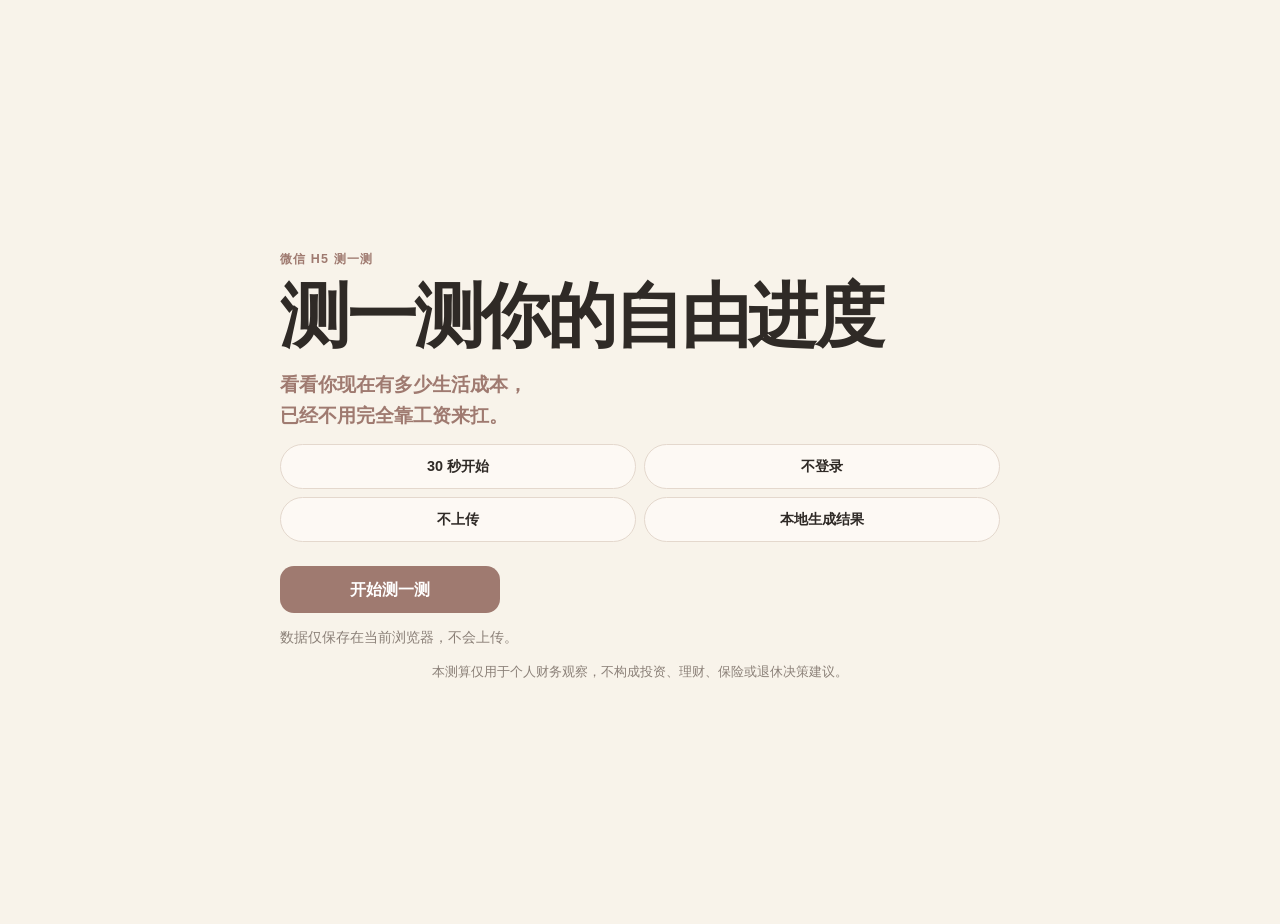
<file: apps/retire-quiz/index.html>
<!doctype html>
<html lang="zh-CN">
<head>
  <meta charset="utf-8">
  <meta name="viewport" content="width=device-width, initial-scale=1, viewport-fit=cover">
  <meta name="description" content="测一测你的自由进度：看看你现在有多少生活成本，已经不用完全靠工资来扛。">
  <meta name="theme-color" content="#F8F3EA">
  <title>测一测你的自由进度</title>
  <link rel="stylesheet" href="styles.css">
</head>
<body>
  <main class="app-shell">
    <section id="landing-view" class="landing" data-app-view="landing" aria-labelledby="landing-title">
      <p class="eyebrow">微信 H5 测一测</p>
      <h1 id="landing-title">测一测你的自由进度</h1>
      <p class="landing__subtitle">看看你现在有多少生活成本，<br>已经不用完全靠工资来扛。</p>
      <ul class="landing-proof" aria-label="测算特点">
        <li>30 秒开始</li>
        <li>不登录</li>
        <li>不上传</li>
        <li>本地生成结果</li>
      </ul>
      <div class="landing-actions">
        <button id="start-test" class="button button--primary" type="button">开始测一测</button>
        <button id="continue-test" class="button button--secondary" type="button" hidden>继续上次测算</button>
      </div>
      <p class="privacy-note">数据仅保存在当前浏览器，不会上传。</p>
      <p class="compliance-note">本测算仅用于个人财务观察，不构成投资、理财、保险或退休决策建议。</p>
    </section>

    <section id="form-view" data-app-view="form" aria-labelledby="form-title" hidden>
      <header class="form-header">
        <div>
          <p id="step-label" class="eyebrow" aria-live="polite">第 1 / 5 步：生活目标</p>
          <h2 id="form-title">生成你的自由进度报告</h2>
          <p class="form-subtitle">一步步填完后，系统会生成一份仅供自我观察的自由进度报告。</p>
        </div>
      </header>
      <div class="progress" role="progressbar" aria-label="填写进度" aria-valuemin="1" aria-valuemax="5" aria-valuenow="1">
        <span id="progress-bar" class="progress__bar"></span>
      </div>
      <ol id="stepper" class="stepper" aria-label="五步测算流程">
        <li class="stepper__item is-current" data-step="1"><span>1</span>生活目标</li>
        <li class="stepper__item" data-step="2"><span>2</span>资产</li>
        <li class="stepper__item" data-step="3"><span>3</span>负债</li>
        <li class="stepper__item" data-step="4"><span>4</span>收支</li>
        <li class="stepper__item" data-step="5"><span>5</span>被动收入</li>
      </ol>
      <p id="next-step-label" class="step-next" aria-live="polite">下一步：资产</p>

      <form id="retirement-form" novalidate>
        <fieldset data-step="1">
          <legend>设定你的生活目标</legend>
          <p class="step-intro">先填写你的年龄和生活成本。这些信息会用来估算目标资产，以及你的自由进度。</p>
          <aside class="step-tip">不用填得特别精确。先按你现在真实生活的感觉填写，之后可以随时修改。</aside>
          <aside class="impact-card" aria-label="这一页会影响什么">
            <h3>这一页会影响什么</h3>
            <ul><li>目标退休资产</li><li>自由进度解释</li><li>保守模型下的目标达成时间</li></ul>
          </aside>

          <div class="field">
            <label for="age">当前年龄</label>
            <input id="age" name="age" type="number" min="18" max="100" step="1" inputmode="numeric" autocomplete="off" required aria-describedby="age-hint age-error">
            <p id="age-hint" class="field-hint">用于估算目标达成时间。</p>
            <span id="age-error" class="field-error" aria-live="polite"></span>
          </div>
          <div class="field">
            <label for="city">所在城市</label>
            <input id="city" name="city" type="text" maxlength="40" autocomplete="address-level2" aria-describedby="city-hint city-error">
            <p id="city-hint" class="field-hint">仅用于记录测算背景，当前不会联网获取城市数据。</p>
            <span id="city-error" class="field-error" aria-live="polite"></span>
          </div>
          <div class="field">
            <label for="desired-retirement-age">希望达成自由状态的年龄</label>
            <input id="desired-retirement-age" name="desiredRetirementAge" type="number" min="18" max="100" step="1" inputmode="numeric" autocomplete="off" aria-describedby="desired-retirement-age-hint desired-retirement-age-error">
            <p id="desired-retirement-age-hint" class="field-hint">可选。如果不确定，可以先留空。</p>
            <span id="desired-retirement-age-error" class="field-error" aria-live="polite"></span>
          </div>
          <div class="field">
            <label for="current-monthly-cost">当前月生活成本（元）</label>
            <input id="current-monthly-cost" name="currentMonthlyCost" type="number" min="0" step="0.01" inputmode="decimal" autocomplete="off" required aria-describedby="current-monthly-cost-hint current-monthly-cost-error">
            <p id="current-monthly-cost-hint" class="field-hint">包括房租、吃饭、交通、购物、娱乐等日常支出。</p>
            <span id="current-monthly-cost-error" class="field-error" aria-live="polite"></span>
          </div>
          <div class="field">
            <label for="target-monthly-cost">理想状态下每月生活成本（元）</label>
            <input id="target-monthly-cost" name="targetMonthlyCost" type="number" min="0" step="0.01" inputmode="decimal" autocomplete="off" aria-describedby="target-monthly-cost-hint target-monthly-cost-error">
            <p id="target-monthly-cost-hint" class="field-hint">如果你希望未来生活水平和现在差不多，可以留空。</p>
            <span id="target-monthly-cost-error" class="field-error" aria-live="polite"></span>
          </div>

          <div class="form-actions">
            <button class="button button--secondary" type="button" data-action="previous" disabled>上一步</button>
            <button class="button button--primary" type="button" data-action="next">继续填写资产</button>
          </div>
        </fieldset>

        <fieldset data-step="2" hidden>
          <legend>盘点你已经拥有的资产</legend>
          <p class="step-intro">这里填写你当前大致拥有的资产价值。这些金额会加总为“总资产”。</p>
          <aside class="step-tip">房产请填写当前估值，不要提前扣除房贷。剩余房贷会在下一步“负债”中单独填写。</aside>
          <aside class="impact-card" aria-label="这一页会影响什么">
            <h3>这一页会影响什么</h3>
            <ul><li>当前总资产</li><li>当前净资产</li><li>目标资产进度</li></ul>
          </aside>

          <div class="field-grid">
            <div class="field"><label for="cash">现金（元）</label><input id="cash" name="cash" type="number" min="0" step="0.01" inputmode="decimal" autocomplete="off" aria-describedby="cash-hint"><p id="cash-hint" class="field-hint">银行卡、货币基金、可随时使用的钱。</p><span class="field-error" aria-live="polite"></span></div>
            <div class="field"><label for="funds">基金（元）</label><input id="funds" name="funds" type="number" min="0" step="0.01" inputmode="decimal" autocomplete="off" aria-describedby="funds-hint"><p id="funds-hint" class="field-hint">按当前大致市值填写。</p><span class="field-error" aria-live="polite"></span></div>
            <div class="field"><label for="stocks">股票（元）</label><input id="stocks" name="stocks" type="number" min="0" step="0.01" inputmode="decimal" autocomplete="off" aria-describedby="stocks-hint"><p id="stocks-hint" class="field-hint">按当前大致市值填写。</p><span class="field-error" aria-live="polite"></span></div>
            <div class="field"><label for="gold">黄金（元）</label><input id="gold" name="gold" type="number" min="0" step="0.01" inputmode="decimal" autocomplete="off" aria-describedby="gold-hint"><p id="gold-hint" class="field-hint">按当前大致市值填写。</p><span class="field-error" aria-live="polite"></span></div>
            <div class="field">
              <label for="property-value">房产估值（元）</label>
              <input id="property-value" name="propertyValue" type="number" min="0" step="0.01" inputmode="decimal" autocomplete="off" aria-describedby="property-value-hint">
              <small id="property-value-hint" class="field-hint">填写房产当前大致市场价值，不要在这里扣除房贷。</small>
              <span class="field-error" aria-live="polite"></span>
            </div>
            <div class="field"><label for="other-assets">其他资产（元）</label><input id="other-assets" name="otherAssets" type="number" min="0" step="0.01" inputmode="decimal" autocomplete="off" aria-describedby="other-assets-hint"><p id="other-assets-hint" class="field-hint">例如车、可变现收藏品、其他可确认资产。</p><span class="field-error" aria-live="polite"></span></div>
          </div>
          <output id="assets-summary" class="live-summary live-summary--card" aria-live="polite">资产小结
当前总资产：¥0
下一步会填写负债，系统会用“总资产 - 总负债”计算你的净资产。</output>

          <div class="form-actions">
            <button class="button button--secondary" type="button" data-action="previous">上一步</button>
            <button class="button button--primary" type="button" data-action="next">继续填写负债</button>
          </div>
        </fieldset>

        <fieldset data-step="3" hidden>
          <legend>扣除你仍要偿还的负债</legend>
          <p class="step-intro">这里只填写尚未偿还的本金或当前确认的负债余额。这些金额会从总资产中扣除，用来计算净资产。</p>
          <aside class="impact-card" aria-label="这一页会影响什么">
            <h3>这一页会影响什么</h3>
            <ul><li>当前净资产</li><li>目标资产进度</li><li>资产状态判断</li></ul>
          </aside>

          <div class="field-grid">
            <div class="field">
              <label for="mortgage-balance">剩余房贷（元）</label>
              <input id="mortgage-balance" name="mortgageBalance" type="number" min="0" step="0.01" inputmode="decimal" autocomplete="off" aria-describedby="mortgage-balance-hint">
              <small id="mortgage-balance-hint" class="field-hint">填写当前仍未偿还的房贷本金余额。</small>
              <span class="field-error" aria-live="polite"></span>
            </div>
            <div class="field"><label for="car-loan">车贷（元）</label><input id="car-loan" name="carLoan" type="number" min="0" step="0.01" inputmode="decimal" autocomplete="off" aria-describedby="car-loan-hint"><p id="car-loan-hint" class="field-hint">填写当前仍未偿还的车贷余额。</p><span class="field-error" aria-live="polite"></span></div>
            <div class="field"><label for="consumer-loan">消费贷（元）</label><input id="consumer-loan" name="consumerLoan" type="number" min="0" step="0.01" inputmode="decimal" autocomplete="off" aria-describedby="consumer-loan-hint"><p id="consumer-loan-hint" class="field-hint">包括信用贷、分期、信用卡欠款等。</p><span class="field-error" aria-live="polite"></span></div>
            <div class="field"><label for="other-debt">其他负债（元）</label><input id="other-debt" name="otherDebt" type="number" min="0" step="0.01" inputmode="decimal" autocomplete="off" aria-describedby="other-debt-hint"><p id="other-debt-hint" class="field-hint">其他需要偿还的债务。</p><span class="field-error" aria-live="polite"></span></div>
          </div>
          <div class="live-summary live-summary--card" aria-live="polite">
            <span id="debts-summary">净资产小结
总资产：¥0
总负债：¥0
当前净资产：¥0
净资产 = 总资产 - 总负债。它会用于计算你的目标资产进度。</span>
            <span id="net-assets-summary" class="sr-only">净资产 = 总资产 - 总负债</span>
          </div>

          <div class="form-actions">
            <button class="button button--secondary" type="button" data-action="previous">上一步</button>
            <button class="button button--primary" type="button" data-action="next">继续填写收支</button>
          </div>
        </fieldset>

        <fieldset data-step="4" hidden>
          <legend>看看你每月能留下多少钱</legend>
          <p class="step-intro">这里会估算你每月可投入金额。它会影响保守模型下的目标达成时间。</p>
          <aside class="impact-card" aria-label="这一页会影响什么">
            <h3>这一页会影响什么</h3>
            <ul><li>月可投入金额</li><li>保守模型下的目标达成时间</li><li>目标资产缺口说明</li></ul>
          </aside>

          <div class="field-grid">
            <div class="field"><label for="monthly-salary">每月工资收入（元）</label><input id="monthly-salary" name="monthlySalary" type="number" min="0" step="0.01" inputmode="decimal" autocomplete="off" aria-describedby="monthly-salary-hint"><p id="monthly-salary-hint" class="field-hint">税后到手收入。</p><span class="field-error" aria-live="polite"></span></div>
            <div class="field"><label for="monthly-side-income">每月副业收入（元）</label><input id="monthly-side-income" name="monthlySideIncome" type="number" min="0" step="0.01" inputmode="decimal" autocomplete="off" aria-describedby="monthly-side-income-hint"><p id="monthly-side-income-hint" class="field-hint">需要你持续投入时间或精力的收入。</p><span class="field-error" aria-live="polite"></span></div>
            <div class="field"><label for="monthly-living-expense">每月生活支出（元）</label><input id="monthly-living-expense" name="monthlyLivingExpense" type="number" min="0" step="0.01" inputmode="decimal" autocomplete="off" aria-describedby="monthly-living-expense-hint"><p id="monthly-living-expense-hint" class="field-hint">日常生活支出。</p><span class="field-error" aria-live="polite"></span></div>
            <div class="field"><label for="monthly-fixed-expense">每月固定支出（元）</label><input id="monthly-fixed-expense" name="monthlyFixedExpense" type="number" min="0" step="0.01" inputmode="decimal" autocomplete="off" aria-describedby="monthly-fixed-expense-hint"><p id="monthly-fixed-expense-hint" class="field-hint">房租、保险、家庭支出等固定项目。</p><span class="field-error" aria-live="polite"></span></div>
            <div class="field"><label for="monthly-debt-payment">每月债务还款（元）</label><input id="monthly-debt-payment" name="monthlyDebtPayment" type="number" min="0" step="0.01" inputmode="decimal" autocomplete="off" aria-describedby="monthly-debt-payment-hint"><p id="monthly-debt-payment-hint" class="field-hint">每月还房贷、车贷、消费贷等金额。</p><span class="field-error" aria-live="polite"></span></div>
          </div>
          <output id="investable-summary" class="live-summary live-summary--card" aria-live="polite">每月现金流小结
月收入：¥0
月支出：¥0
月可投入金额：¥0
月可投入金额越高，保守模型下的目标达成时间通常越短。</output>

          <div class="form-actions">
            <button class="button button--secondary" type="button" data-action="previous">上一步</button>
            <button class="button button--primary" type="button" data-action="next">继续填写资产收入</button>
          </div>
        </fieldset>

        <fieldset data-step="5" hidden>
          <legend>计算资产每月替你赚多少钱</legend>
          <p class="step-intro">这里填写不完全依赖工资的收入。稳定被动收入会用于计算你的自由进度。</p>
          <aside class="impact-card" aria-label="这一页会影响什么">
            <h3>这一页会影响什么</h3>
            <ul><li>自由进度</li><li>资产月收入</li><li>工资依赖</li><li>阶段小结</li></ul>
          </aside>

          <h3 class="field-group-title">稳定被动收入</h3>
          <p class="field-hint">稳定被动收入会计入“自由进度”。</p>
          <div class="passive-list">
            <div class="passive-row"><label for="rent">租金</label><input id="rent" name="rent" type="number" min="0" step="0.01" inputmode="decimal" autocomplete="off" aria-label="租金金额" aria-describedby="rent-error"><select name="rentFrequency" aria-label="租金周期"><option value="month">每月</option><option value="quarter">每季</option><option value="year">每年</option><option value="irregular">不固定</option></select><span id="rent-error" class="field-error" aria-live="polite"></span></div>
            <div class="passive-row"><label for="dividends">股息分红</label><input id="dividends" name="dividends" type="number" min="0" step="0.01" inputmode="decimal" autocomplete="off" aria-label="股息分红金额" aria-describedby="dividends-error"><select name="dividendsFrequency" aria-label="股息分红周期"><option value="month">每月</option><option value="quarter">每季</option><option value="year">每年</option><option value="irregular">不固定</option></select><span id="dividends-error" class="field-error" aria-live="polite"></span></div>
            <div class="passive-row"><label for="interest">利息</label><input id="interest" name="interest" type="number" min="0" step="0.01" inputmode="decimal" autocomplete="off" aria-label="利息金额" aria-describedby="interest-error"><select name="interestFrequency" aria-label="利息周期"><option value="month">每月</option><option value="quarter">每季</option><option value="year">每年</option><option value="irregular">不固定</option></select><span id="interest-error" class="field-error" aria-live="polite"></span></div>
            <div class="passive-row"><label for="reits">REITs 收入</label><input id="reits" name="reits" type="number" min="0" step="0.01" inputmode="decimal" autocomplete="off" aria-label="REITs 收入金额" aria-describedby="reits-error"><select name="reitsFrequency" aria-label="REITs 收入周期"><option value="month">每月</option><option value="quarter">每季</option><option value="year">每年</option><option value="irregular">不固定</option></select><span id="reits-error" class="field-error" aria-live="polite"></span></div>
            <div class="passive-row"><label for="pension">养老金</label><input id="pension" name="pension" type="number" min="0" step="0.01" inputmode="decimal" autocomplete="off" aria-label="养老金金额" aria-describedby="pension-error"><select name="pensionFrequency" aria-label="养老金周期"><option value="month">每月</option><option value="quarter">每季</option><option value="year">每年</option><option value="irregular">不固定</option></select><span id="pension-error" class="field-error" aria-live="polite"></span></div>
            <div class="passive-row"><label for="annuity">年金</label><input id="annuity" name="annuity" type="number" min="0" step="0.01" inputmode="decimal" autocomplete="off" aria-label="年金金额" aria-describedby="annuity-error"><select name="annuityFrequency" aria-label="年金周期"><option value="month">每月</option><option value="quarter">每季</option><option value="year">每年</option><option value="irregular">不固定</option></select><span id="annuity-error" class="field-error" aria-live="polite"></span></div>
            <div class="passive-row"><label for="royalties">版权收入</label><input id="royalties" name="royalties" type="number" min="0" step="0.01" inputmode="decimal" autocomplete="off" aria-label="版权收入金额" aria-describedby="royalties-error"><select name="royaltiesFrequency" aria-label="版权收入周期"><option value="month">每月</option><option value="quarter">每季</option><option value="year">每年</option><option value="irregular">不固定</option></select><span id="royalties-error" class="field-error" aria-live="polite"></span></div>
            <div class="passive-row"><label for="other-passive">其他稳定被动收入</label><input id="other-passive" name="otherPassive" type="number" min="0" step="0.01" inputmode="decimal" autocomplete="off" aria-label="其他稳定被动收入金额" aria-describedby="other-passive-error"><select name="otherPassiveFrequency" aria-label="其他稳定被动收入周期"><option value="month">每月</option><option value="quarter">每季</option><option value="year">每年</option><option value="irregular">不固定</option></select><span id="other-passive-error" class="field-error" aria-live="polite"></span></div>
          </div>

          <h3 class="field-group-title">半被动收入</h3>
          <p class="field-hint">半被动收入会计入“资产月收入”，但不计入核心自由进度。</p>
          <div class="passive-list">
            <div class="passive-row passive-row--semi"><label for="semi-passive">需要少量维护的副业收入</label><input id="semi-passive" name="semiPassive" type="number" min="0" step="0.01" inputmode="decimal" autocomplete="off" aria-label="半被动收入金额" aria-describedby="semi-passive-error"><select name="semiPassiveFrequency" aria-label="半被动收入周期"><option value="month">每月</option><option value="quarter">每季</option><option value="year">每年</option><option value="irregular">不固定</option></select><span id="semi-passive-error" class="field-error" aria-live="polite"></span><p>例如长期项目收入、其他半被动收入。这类收入仍需维护，只计入资产月收入。</p></div>
          </div>
          <output id="passive-summary" class="live-summary live-summary--card" aria-live="polite">资产收入小结
稳定被动收入：¥0 / 月
半被动收入：¥0 / 月
资产月收入：¥0 / 月
自由进度主要看稳定被动收入能覆盖多少生活成本。</output>

          <div class="form-actions">
            <button class="button button--secondary" type="button" data-action="previous">上一步</button>
            <button id="generate-report" class="button button--primary" type="submit">生成我的自由进度报告</button>
          </div>
        </fieldset>
      </form>
      <aside class="form-secondary-actions" aria-label="数据管理">
        <p class="privacy-note">数据仅保存在当前浏览器，不会上传。如果你正在使用公共设备，建议测算后清空本地数据。</p>
        <button id="clear-data" class="button button--quiet form-clear" type="button">清空本地数据</button>
      </aside>
    </section>

    <section id="report-view" class="report" data-app-view="result" aria-labelledby="report-title" hidden>
      <header class="report__header">
        <p class="eyebrow">测算完成</p>
        <h2 id="report-title">我的自由进度</h2>
      </header>

      <section class="result-summary-card report-section" aria-labelledby="result-summary-title">
        <p class="eyebrow">测算完成</p>
        <h3 id="result-summary-title">我的自由进度</h3>
        <p id="cashflow-rate" class="result-summary-percent">—</p>
        <p id="retirement-stage" class="metric-status result-summary-stage">等待生成结果</p>
        <p id="result-summary-main" class="result-summary-detail">现在有 <span id="result-summary-rate-inline">—</span> 的生活成本，不用完全靠工资来扛。</p>
        <button id="open-poster-view" class="button button--primary result-summary-action" type="button">保存自由进度卡</button>
      </section>

      <div class="report-grid result-metrics-grid">
        <section class="metric-card metric-card--featured report-section"><h3>目标资产进度</h3><p class="metric-copy">净资产占目标资产</p><p id="asset-rate" class="metric-value">—</p><p id="asset-badge" class="metric-badge">净资产占目标资产</p><p id="asset-retirement-copy" class="metric-copy">目标资产进度高，不代表现金流已经覆盖生活。</p></section>
        <section class="metric-card metric-card--featured report-section"><h3>资产月收入</h3><p class="metric-copy">每月被动 / 半被动收入</p><p id="asset-work-power" class="metric-value">—</p><dl><div><dt>稳定被动收入</dt><dd id="stable-passive-income">—</dd></div><div><dt>半被动收入</dt><dd id="semi-passive-income">—</dd></div></dl></section>
        <section class="metric-card metric-card--featured report-section"><h3>工资依赖</h3><p class="metric-copy">仍需工资覆盖生活成本</p><p id="labor-rate" class="metric-value">—</p><p id="cashflow-badge" class="metric-badge">等待测算</p><p id="cashflow-explanation" class="metric-copy">目标生活成本中仍需工资或主动收入覆盖的比例。</p></section>
      </div>

      <div class="report-grid report-grid--secondary">
        <section class="metric-card report-section"><h3>安全垫月数</h3><p id="safety-months" class="metric-value">—</p><p class="metric-copy">仅按现金和当前月生活成本估算。</p></section>
        <section class="metric-card report-section"><h3>保守模型时间</h3><p id="estimated-age" class="metric-value">—</p><p id="retirement-age-comparison" class="metric-copy">该结果只是测算，不代表承诺，也不构成投资建议。</p></section>
        <section class="metric-card report-section"><h3>目标资产缺口时间</h3><p id="countdown-days" class="metric-value">—</p><p class="metric-copy">这是测算状态，不是退休承诺。</p></section>
      </div>

      <details class="formula-explainer report-section">
        <summary>这些指标怎么算？</summary>
        <p>现金流退休率 = 稳定月被动收入 / 目标月生活成本。它回答的是：我的生活有多少已经不靠工资？</p>
        <p>目标资产进度 = 当前净资产 / 目标退休资产。它回答的是：扣除负债后的资产，距离目标资产还有多远？</p>
        <p>当前净资产 = 总资产 - 总负债。</p>
        <p>总资产包括现金、基金、股票、黄金、房产估值和其他资产；总负债包括剩余房贷、车贷、消费贷和其他负债。</p>
        <p>目标退休资产采用目标月生活成本 × 12 × 25，也就是年生活成本约 25 倍的简化估算，不代表收益承诺或安全提款保证。</p>
        <p>资产月收入 = 稳定被动收入 + 半被动收入。工资依赖 = 目标生活成本中仍需工资或主动收入覆盖的比例。</p>
      </details>

      <section class="accelerator report-section" aria-labelledby="accelerator-title">
        <h3 id="accelerator-title">退休推进器</h3>
        <p>查看每月稳定被动收入增加 100、500 或 1000 元的数学模拟。场景模拟，不是投资建议。</p>
        <ul id="accelerator-list" class="accelerator__results" aria-live="polite"></ul>
      </section>

      <aside class="disclaimer" aria-labelledby="disclaimer-title">
        <h3 id="disclaimer-title">重要说明</h3>
        <p id="result-summary-caution">本结果仅用于个人财务观察，不构成投资、理财、保险或退休决策建议。</p>
        <p>本工具仅用于个人财务状态测算和自我观察。结果基于用户输入和简化假设生成。不构成投资建议、理财建议、保险建议或退休决策建议。不推荐任何金融产品，不承诺任何收益，不预测市场走势，不建议用户买入、卖出或持有任何资产。</p>
        <p>4% 仅为简化估算假设，不代表确定收益率或未来可实现收益。被动收入真实性和持续性不由系统验证；半被动收入仍需维护；养老金、公积金、企业年金和职业年金仅按用户输入展示，不代表官方待遇测算，未开始领取的保障账户不计入当前被动收入。</p>
        <p>数据仅保存在当前浏览器，不会上传。如果你正在使用公共设备，建议测算后点击“清空本地数据”。</p>
      </aside>

      <div class="report-actions">
        <button id="restart-test" class="button button--secondary" type="button">重新测算</button>
        <button id="back-home" class="button button--secondary" type="button">返回首页</button>
        <button id="clear-result-data" class="button button--quiet" type="button">清空本次数据</button>
      </div>
      <section class="cta-card" aria-labelledby="cta-title">
        <div><p class="eyebrow">后续入口占位</p><h3 id="cta-title">想持续追踪退休率变化？进入《退了吗》</h3><p>《退了吗》长期追踪入口正在准备中，本按钮暂不跳转。<span class="cta-status">MVP 暂未接入真实地址</span></p></div>
        <button id="product-cta" class="button button--secondary" type="button" aria-disabled="true">进入《退了吗》</button>
      </section>
    </section>

    <section id="poster-view" class="poster-view" data-app-view="poster" aria-labelledby="share-title" hidden>
      <header class="poster-header">
        <p class="eyebrow">自由进度卡预览</p>
        <h2 id="share-title">保存自由进度卡</h2>
        <p>这张卡片可以保存到相册，也可以发给朋友一起测。</p>
      </header>
      <div class="poster-canvas-wrap">
        <canvas id="share-canvas" width="1080" height="1600" aria-label="自由进度卡预览" aria-describedby="share-summary">自由进度卡的文字摘要见下方。</canvas>
      </div>
      <p id="share-summary" class="sr-only" aria-live="polite">海报摘要将在生成后显示自由进度、目标资产进度、资产月收入和动态小结。</p>
      <p id="poster-save-hint" class="field-hint poster-hint">长按图片保存到相册。如果无法自动保存，请长按图片保存。</p>
      <p class="field-hint poster-hint">图片仅在当前设备生成，不会上传。</p>
      <p id="share-copy-feedback" class="toast" role="status" aria-live="polite" hidden></p>
      <section id="manual-share-copy" class="share-copy-fallback" hidden>
        <h3>手动复制分享文案</h3>
        <textarea id="share-copy-text" readonly rows="6" aria-label="分享文案"></textarea>
      </section>
      <div class="poster-actions">
        <button id="save-share-card" class="button button--primary" type="button">保存图片</button>
        <button id="copy-share-copy" class="button button--secondary" type="button">复制分享文案</button>
        <button id="back-to-result" class="button button--secondary" type="button">返回结果页</button>
      </div>
    </section>
  </main>

  <script src="js/calculator.js" defer></script>
  <script src="js/share-card.js" defer></script>
  <script src="js/app.js" defer></script>
</body>
</html>
</file>
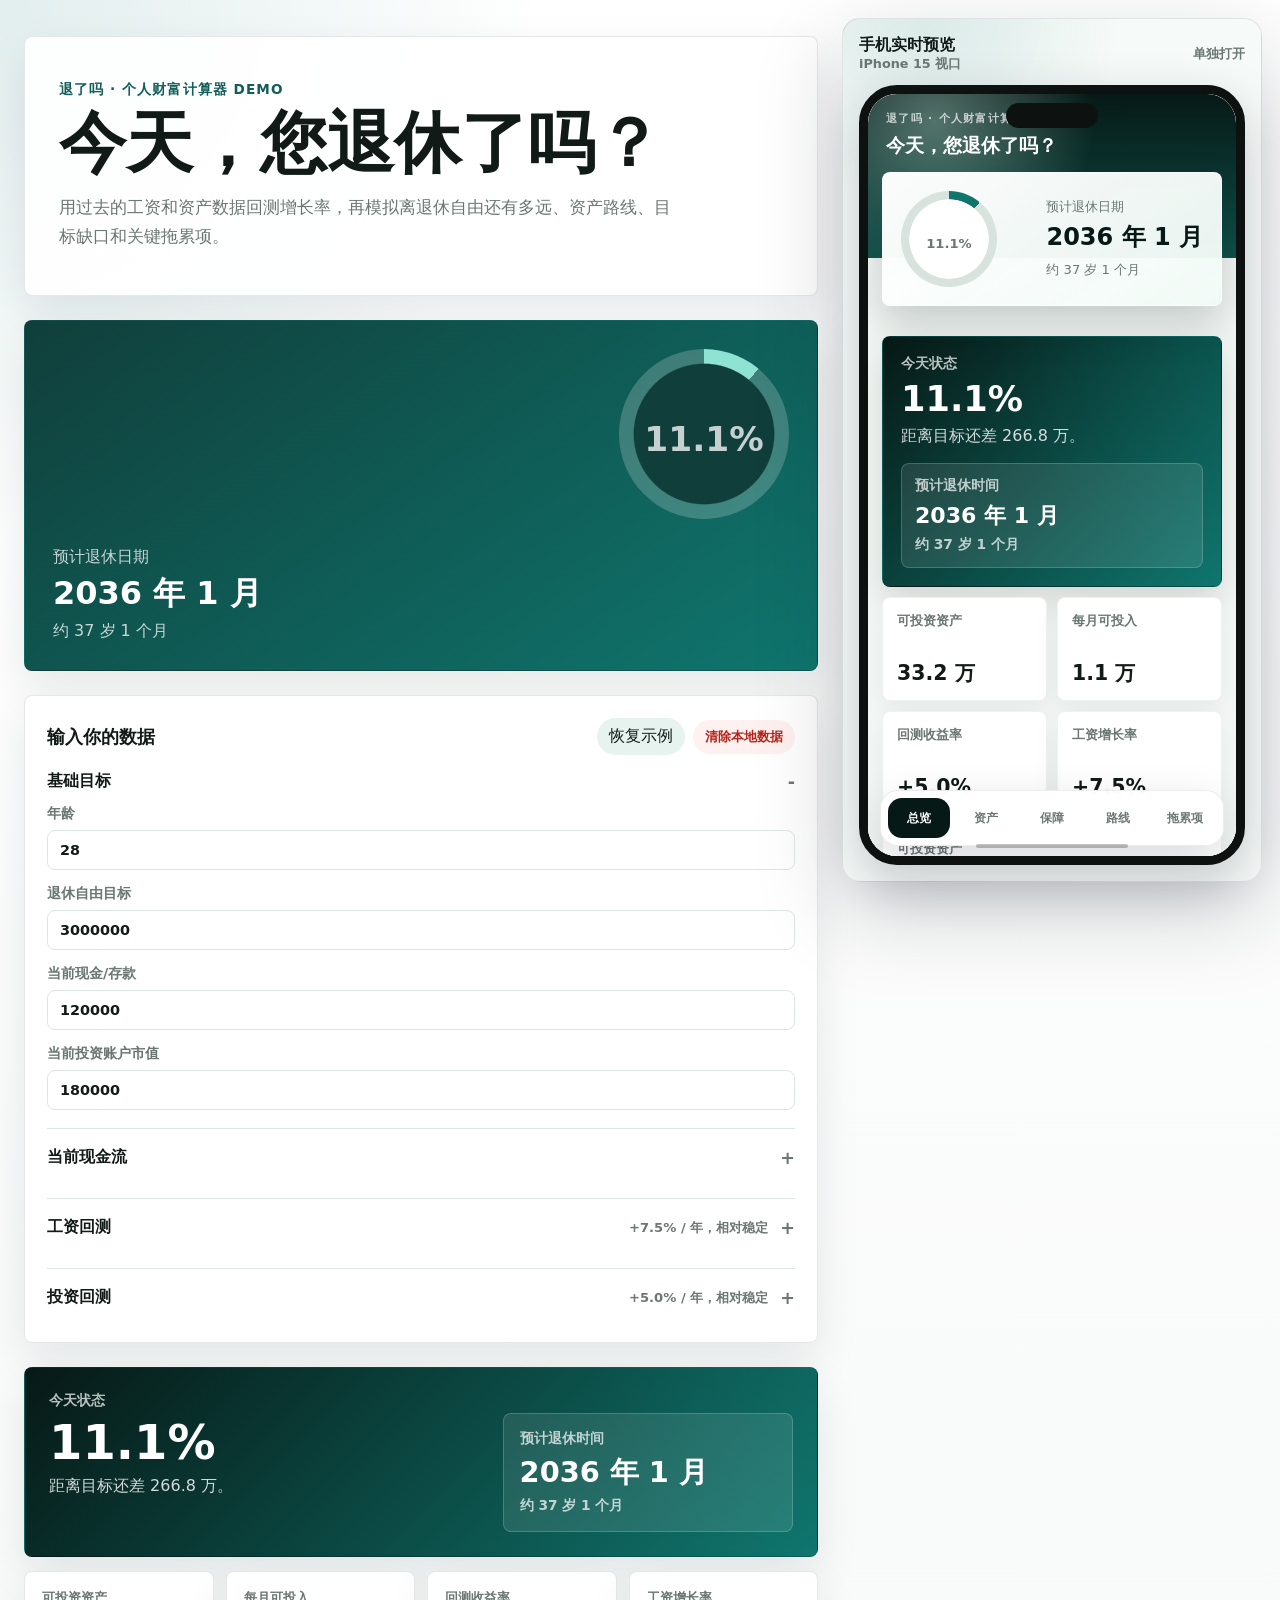
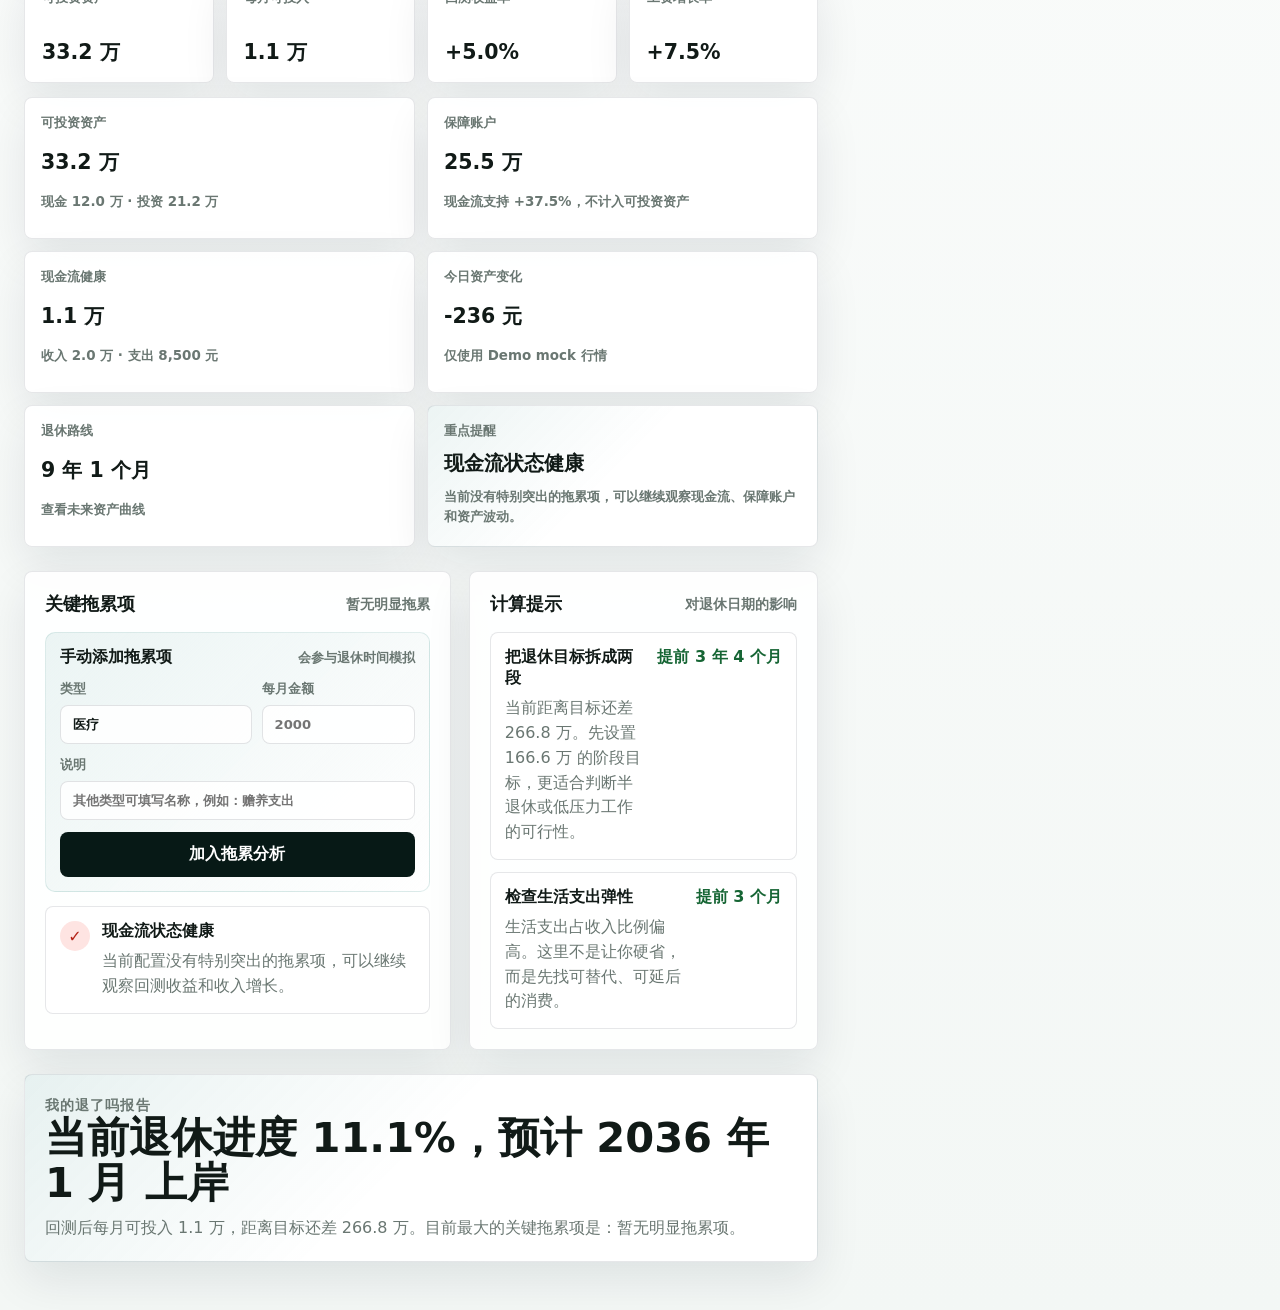
<file: apps/wealth-freedom-demo/index.html>
<!doctype html>
<html lang="zh-CN">
  <head>
    <meta charset="utf-8" />
    <meta name="viewport" content="width=device-width, initial-scale=1" />
    <title>退了吗 Demo</title>
    <script>
      document.documentElement.classList.toggle(
        "preview-mode",
        new URLSearchParams(window.location.search).get("preview") === "phone",
      );
    </script>
    <link rel="stylesheet" href="styles.css?v=20260608-tabs2" />
  </head>
  <body>
    <main class="app-shell">
      <section class="hero">
        <div class="hero-copy">
          <p class="eyebrow">退了吗 · 个人财富计算器 Demo</p>
          <h1>今天，您退休了吗？</h1>
          <p class="lede">
            用过去的工资和资产数据回测增长率，再模拟离退休自由还有多远、资产路线、目标缺口和关键拖累项。
          </p>
        </div>
        <div class="hero-card" aria-live="polite">
          <div class="progress-ring" id="progressRing">
            <span id="progressPercent">0%</span>
          </div>
          <div>
            <p class="card-label">预计退休日期</p>
            <strong id="freedomDate">计算中</strong>
            <span id="freedomAge">-</span>
          </div>
        </div>
      </section>

      <section class="workspace">
        <form class="input-panel is-active" id="calculatorForm" data-overview-only>
          <div class="panel-heading">
            <h2>输入你的数据</h2>
            <div class="panel-actions">
              <button type="button" id="resetButton">恢复示例</button>
              <button type="button" id="clearDataButton">清除本地数据</button>
            </div>
          </div>

          <details class="form-block" open>
            <summary>基础目标</summary>
            <div class="field-grid">
              <label>
                年龄
                <input name="age" type="number" min="16" max="80" step="1" value="28" />
              </label>
              <label>
                退休自由目标
                <input name="target" type="number" min="100000" step="10000" value="3000000" />
              </label>
              <label>
                当前现金/存款
                <input name="cash" type="number" min="0" step="1000" value="120000" />
              </label>
              <label>
                当前投资账户市值
                <input name="investments" type="number" min="0" step="1000" value="180000" />
              </label>
            </div>
          </details>

          <details class="form-block">
            <summary>当前现金流</summary>
            <div class="field-grid">
              <label>
                当前月工资
                <input name="salary" type="number" min="0" step="500" value="18000" />
              </label>
              <label>
                月副业收入
                <input name="sideIncome" type="number" min="0" step="500" value="2000" />
              </label>
              <label>
                月生活支出
                <input name="livingCost" type="number" min="0" step="500" value="8500" />
              </label>
            </div>
          </details>

          <details class="form-block">
            <summary><span>工资回测</span><em id="salaryBacktestResult">-</em></summary>
            <div class="history-grid compact">
              <label>
                3年前
                <input name="salaryYear3" type="number" min="0" step="500" value="14500" />
              </label>
              <label>
                2年前
                <input name="salaryYear2" type="number" min="0" step="500" value="15800" />
              </label>
              <label>
                1年前
                <input name="salaryYear1" type="number" min="0" step="500" value="17000" />
              </label>
            </div>
          </details>

          <details class="form-block">
            <summary><span>投资回测</span><em id="returnBacktestResult">-</em></summary>
            <p class="hint">填投资账户“年初市值、年末市值、当年净投入”，系统估算历史年化表现。</p>
            <div class="backtest-table">
              <div class="table-head">年份</div>
              <div class="table-head">年初</div>
              <div class="table-head">年末</div>
              <div class="table-head">净投入</div>

              <div class="row-label">前3年</div>
              <input name="assetStart3" type="number" min="0" step="1000" value="60000" />
              <input name="assetEnd3" type="number" min="0" step="1000" value="92000" />
              <input name="assetContribution3" type="number" step="1000" value="28000" />

              <div class="row-label">前2年</div>
              <input name="assetStart2" type="number" min="0" step="1000" value="92000" />
              <input name="assetEnd2" type="number" min="0" step="1000" value="134000" />
              <input name="assetContribution2" type="number" step="1000" value="36000" />

              <div class="row-label">前1年</div>
              <input name="assetStart1" type="number" min="0" step="1000" value="134000" />
              <input name="assetEnd1" type="number" min="0" step="1000" value="180000" />
              <input name="assetContribution1" type="number" step="1000" value="39000" />
            </div>
          </details>
        </form>

        <section class="results-panel" id="resultsPanel">
          <section class="health-overview app-page is-active" id="healthOverview" data-app-page="overview">
            <article class="health-hero-summary">
              <div>
                <span>今天状态</span>
                <strong id="overviewProgressValue">-</strong>
                <p id="overviewStatusText">-</p>
              </div>
              <div class="health-hero-meta">
                <span>预计退休时间</span>
                <strong id="overviewFreedomDate">-</strong>
                <em id="overviewGapValue">-</em>
              </div>
            </article>

            <div class="health-metric-strip">
              <article>
                <span>可投资资产</span>
                <strong id="currentAssets">-</strong>
              </article>
              <article>
                <span>每月可投入</span>
                <strong id="monthlyInvestable">-</strong>
              </article>
              <article>
                <span>回测收益率</span>
                <strong id="backtestedReturn">-</strong>
              </article>
              <article>
                <span>工资增长率</span>
                <strong id="backtestedSalaryGrowth">-</strong>
              </article>
            </div>

            <div class="health-section-grid">
              <button class="health-section-card" type="button" data-jump-page="assets">
                <span>可投资资产</span>
                <strong id="overviewInvestAssetValue">-</strong>
                <p id="overviewAssetMix">现金、基金、债券、商品</p>
              </button>
              <button class="health-section-card" type="button" data-jump-page="security">
                <span>保障账户</span>
                <strong id="overviewSecurityValue">-</strong>
                <p id="overviewSecuritySupport">-</p>
              </button>
              <button class="health-section-card" type="button" data-jump-page="drags">
                <span>现金流健康</span>
                <strong id="overviewCashflowStatus">-</strong>
                <p id="overviewCashflowCopy">-</p>
              </button>
              <button class="health-section-card" type="button" data-jump-page="assets">
                <span>今日资产变化</span>
                <strong id="overviewTodayChange">-</strong>
                <p>仅使用 Demo mock 行情</p>
              </button>
              <button class="health-section-card" type="button" data-jump-page="route">
                <span>退休路线</span>
                <strong id="overviewRouteEta">-</strong>
                <p>查看未来资产曲线</p>
              </button>
              <article class="health-section-card health-reminder-card">
                <span>重点提醒</span>
                <strong id="overviewReminderTitle">-</strong>
                <p id="overviewReminder">-</p>
              </article>
            </div>
          </section>

          <section class="asset-overview-card app-page" id="assetOverview" data-app-page="assets">
            <div class="section-title">
              <div>
                <h2>可投资资产</h2>
                <p>现金、基金、债券、商品仍按持仓市值计入退休进度，保障账户单独展示。</p>
              </div>
              <div class="asset-actions">
                <span id="assetTodayPnl">-</span>
                <button type="button" id="refreshQuotesButton">刷新行情</button>
              </div>
            </div>
            <div class="asset-map">
              <div class="asset-donut" id="assetDonut" aria-label="资产配置图"></div>
              <div class="asset-summary">
                <span>可投资资产</span>
                <strong id="assetTotalValue">-</strong>
                <p id="assetAiSignal">-</p>
              </div>
            </div>
            <div class="asset-impact" id="assetImpact">今日资产变化会同步计入退休进度。</div>
            <div class="holding-list" id="holdingList"></div>
            <form class="asset-entry-form" id="holdingForm">
              <div class="asset-entry-head">
                <h3>添加资产</h3>
                <span>第一版先手动录入</span>
              </div>
              <label>
                资产类型
                <select name="holdingType" id="holdingType">
                  <option value="cash">现金</option>
                  <option value="stock">基金</option>
                  <option value="bond">债券</option>
                  <option value="commodity">商品</option>
                </select>
              </label>
              <div class="asset-entry-grid">
                <label data-field="market">
                  名称
                  <input name="holdingName" type="text" value="沪深300指数基金" />
                </label>
                <label data-field="market">
                  导入方式
                  <select name="holdingInputMode" id="holdingInputMode">
                    <option value="manual">手动录入</option>
                    <option value="screenshot">截图导入</option>
                  </select>
                </label>
                <div class="screenshot-import" id="screenshotImport" data-field="market" hidden>
                  <label class="screenshot-picker">
                    <input name="holdingScreenshot" id="holdingScreenshot" type="file" accept="image/*" />
                    <span>选择资产截图</span>
                    <small>支持基金、债券、黄金等持仓页截图；当前 Demo 会模拟 OCR 回填，需确认后手动保存。</small>
                  </label>
                  <div class="screenshot-preview" id="screenshotPreview" hidden>
                    <img alt="资产截图预览" />
                    <p id="screenshotStatus">等待识别</p>
                  </div>
                  <div class="ocr-confirmation" id="ocrConfirmation" hidden>
                    <div>
                      <span>待确认识别结果</span>
                      <strong>确认后才会写入表单并允许保存</strong>
                    </div>
                    <dl id="ocrResultList"></dl>
                    <p>当前为 Demo 模拟 OCR。真实版必须由用户确认后保存，未确认结果不得进入本地存储。</p>
                    <div class="ocr-actions">
                      <button type="button" id="confirmOcrButton">确认并回填</button>
                      <button type="button" id="cancelOcrButton">取消识别结果</button>
                    </div>
                  </div>
                </div>
                <label data-field="market">
                  标的类型
                  <select name="holdingInstrument" id="holdingInstrument">
                    <option value="fund" data-asset-type="stock">基金</option>
                    <option value="etf" data-asset-type="stock">ETF</option>
                    <option value="stock" data-asset-type="stock">股票型基金</option>
                    <option value="bondFund" data-asset-type="bond">债券基金</option>
                    <option value="bond" data-asset-type="bond">债券</option>
                    <option value="gold" data-asset-type="commodity">黄金</option>
                    <option value="commodityFund" data-asset-type="commodity">商品基金</option>
                  </select>
                </label>
                <label data-field="market">
                  代码 / 识别码
                  <input name="holdingCode" type="text" value="000300" />
                </label>
                <label data-field="market">
                  持有数量 / 份额
                  <input name="holdingQuantity" type="number" min="0" step="0.01" value="1000" />
                </label>
                <label data-field="market">
                  成本价
                  <input name="holdingCostPrice" type="number" min="0" step="0.0001" value="1.2" />
                </label>
                <label data-field="market">
                  当前价
                  <input name="holdingCurrentPrice" type="number" min="0" step="0.0001" value="1.25" />
                </label>
                <label data-field="cash" hidden>
                  现金金额
                  <input name="cashAmount" type="number" min="0" step="100" value="10000" />
                </label>
              </div>
              <button type="submit">保存到可投资资产</button>
            </form>
          </section>

          <section class="security-card app-page" id="securityAccounts" data-app-page="security">
            <div class="section-title">
              <div>
                <h2>保障账户</h2>
                <p>社保、公积金、补充公积金和年金不计入可投资资产，但会参与退休缺口、房贷现金流和退休时间测算。</p>
              </div>
              <span id="securitySupportBadge">-</span>
            </div>

            <div class="security-summary">
              <article class="security-total-card">
                <span>保障账户总额</span>
                <strong id="securityTotalValue">-</strong>
                <p id="securitySupportCopy">-</p>
              </article>
              <article class="security-progress-card">
                <div>
                  <span>养老金缴费进度</span>
                  <strong id="pensionYearsText">-</strong>
                </div>
                <div class="security-progress-track" aria-label="养老金缴费进度">
                  <i id="pensionProgressBar"></i>
                </div>
                <p id="pensionProgressText">-</p>
              </article>
            </div>

            <div class="security-note">
              保障账户并非可自由支配资产。这里按用户主动录入的预计月领取、冲还贷金额和账户余额，演示它们如何改变退休缺口；不读取社保或公积金数据，也不构成养老金测算结果。
            </div>

            <div class="security-account-list" id="securityAccountList"></div>

            <form class="security-entry-form" id="securityForm">
              <div class="asset-entry-head">
                <h3>录入保障账户</h3>
                <span>用户主动填写，Demo 不读取社保或公积金数据</span>
              </div>
              <div class="security-entry-grid">
                <fieldset>
                  <legend>养老保险</legend>
                  <label>
                    当前账户余额
                    <input name="pensionBalance" type="number" min="0" step="100" value="120000" />
                  </label>
                  <label>
                    已缴纳年限
                    <input name="pensionYearsPaid" type="number" min="0" max="60" step="0.5" value="12" />
                  </label>
                  <label>
                    每月个人缴纳
                    <input name="pensionPersonalMonthly" type="number" min="0" step="50" value="900" />
                  </label>
                  <label>
                    每月单位缴纳
                    <input name="pensionEmployerMonthly" type="number" min="0" step="50" value="1800" />
                  </label>
                  <label>
                    预计退休后月领取
                    <input name="pensionEstimatedMonthlyBenefit" type="number" min="0" step="100" value="2600" />
                  </label>
                </fieldset>

                <fieldset>
                  <legend>公积金</legend>
                  <label>
                    当前余额
                    <input name="housingFundBalance" type="number" min="0" step="100" value="85000" />
                  </label>
                  <label>
                    每月个人缴纳
                    <input name="housingFundPersonalMonthly" type="number" min="0" step="50" value="1200" />
                  </label>
                  <label>
                    每月单位缴纳
                    <input name="housingFundEmployerMonthly" type="number" min="0" step="50" value="1200" />
                  </label>
                  <label>
                    每月冲还房贷
                    <input name="housingFundLoanOffsetMonthly" type="number" min="0" step="100" value="0" />
                  </label>
                </fieldset>

                <fieldset>
                  <legend>补充公积金</legend>
                  <label>
                    当前余额
                    <input name="supplementalHousingFundBalance" type="number" min="0" step="100" value="20000" />
                  </label>
                  <label>
                    每月个人缴纳
                    <input name="supplementalHousingFundPersonalMonthly" type="number" min="0" step="50" value="400" />
                  </label>
                  <label>
                    每月单位缴纳
                    <input name="supplementalHousingFundEmployerMonthly" type="number" min="0" step="50" value="400" />
                  </label>
                  <label>
                    每月冲还房贷
                    <input name="supplementalHousingFundLoanOffsetMonthly" type="number" min="0" step="100" value="0" />
                  </label>
                </fieldset>

                <fieldset>
                  <legend>企业年金</legend>
                  <label>
                    当前余额
                    <input name="enterpriseAnnuityBalance" type="number" min="0" step="100" value="30000" />
                  </label>
                  <label>
                    每月个人缴纳
                    <input name="enterpriseAnnuityPersonalMonthly" type="number" min="0" step="50" value="200" />
                  </label>
                  <label>
                    每月单位缴纳
                    <input name="enterpriseAnnuityEmployerMonthly" type="number" min="0" step="50" value="300" />
                  </label>
                  <label>
                    预计退休后月领取
                    <input name="enterpriseAnnuityEstimatedMonthlyBenefit" type="number" min="0" step="100" value="300" />
                  </label>
                </fieldset>

                <fieldset>
                  <legend>职业年金</legend>
                  <label>
                    当前余额
                    <input name="occupationalAnnuityBalance" type="number" min="0" step="100" value="0" />
                  </label>
                  <label>
                    每月个人缴纳
                    <input name="occupationalAnnuityPersonalMonthly" type="number" min="0" step="50" value="0" />
                  </label>
                  <label>
                    每月单位缴纳
                    <input name="occupationalAnnuityEmployerMonthly" type="number" min="0" step="50" value="0" />
                  </label>
                  <label>
                    预计退休后月领取
                    <input name="occupationalAnnuityEstimatedMonthlyBenefit" type="number" min="0" step="100" value="0" />
                  </label>
                </fieldset>
              </div>
              <button type="submit">更新保障账户</button>
            </form>
          </section>

          <section class="chart-card app-page" id="routeSection" data-app-page="route">
            <div class="section-title">
              <div>
                <h2>未来资产路线图</h2>
                <p id="chartCaption">-</p>
              </div>
              <span id="gapBadge">-</span>
            </div>
            <div class="route-chart" id="assetChart" role="img" aria-label="未来资产路线图"></div>
            <div class="chart-inspector" id="chartInspector"></div>
            <div class="route-legend">
              <span><i class="legend-dot asset"></i>预计资产</span>
              <span><i class="legend-line compare"></i>对比路线</span>
              <span><i class="legend-line"></i>退休自由目标线</span>
              <span><i class="legend-dot hit"></i>预计达成点</span>
            </div>
          </section>

          <div class="feature-row app-page" data-app-page="drags">
            <section class="insight-card drag-card">
              <div class="section-title">
                <h2>关键拖累项</h2>
                <span id="dragScore">-</span>
              </div>
              <form class="manual-drag-form" id="manualDragForm">
                <div class="manual-drag-head">
                  <h3>手动添加拖累项</h3>
                  <span>会参与退休时间模拟</span>
                </div>
                <div class="manual-drag-grid">
                  <label>
                    类型
                    <select name="manualDragCategory">
                      <option value="medical">医疗</option>
                      <option value="mortgage">房贷</option>
                      <option value="car">车贷</option>
                      <option value="other">其他</option>
                    </select>
                  </label>
                  <label>
                    每月金额
                    <input name="manualDragAmount" type="number" min="0" step="0.01" inputmode="decimal" placeholder="2000" />
                  </label>
                </div>
                <label>
                  说明
                  <input name="manualDragTitle" type="text" placeholder="其他类型可填写名称，例如：赡养支出" />
                </label>
                <input name="manualDragDetail" type="hidden" value="" />
                <button type="submit">加入拖累分析</button>
              </form>
              <div id="dragList" class="drag-list"></div>
            </section>

            <section class="insight-card">
              <div class="section-title">
                <h2>计算提示</h2>
                <span>对退休日期的影响</span>
              </div>
              <div id="scenarioList" class="scenario-list"></div>
            </section>
          </div>

          <section class="report-card app-page is-active" id="shareReport" data-app-page="overview">
            <p class="report-kicker">我的退了吗报告</p>
            <h2 id="reportTitle">-</h2>
            <p id="reportSummary">-</p>
          </section>
        </section>
      </section>
    </main>

    <nav class="mobile-tabbar" aria-label="手机端主导航">
      <button type="button" class="is-active" data-page="overview">总览</button>
      <button type="button" data-page="assets">资产</button>
      <button type="button" data-page="security">保障</button>
      <button type="button" data-page="route">路线</button>
      <button type="button" data-page="drags">拖累项</button>
    </nav>

    <aside class="device-preview" aria-label="手机样机实时预览">
      <div class="device-preview-header">
        <div>
          <strong>手机实时预览</strong>
          <span>iPhone 15 视口</span>
        </div>
        <a href="phone.html" target="_blank" rel="noreferrer">单独打开</a>
      </div>
      <div class="phone-frame">
        <div class="phone-speaker"></div>
        <iframe id="phonePreview" data-src="phone.html" title="手机端实时预览"></iframe>
        <div class="home-indicator"></div>
      </div>
    </aside>

    <script src="calculation-core.js?v=20260608-tabs2"></script>
    <script src="app.js?v=20260608-tabs2"></script>
  </body>
</html>
</file>
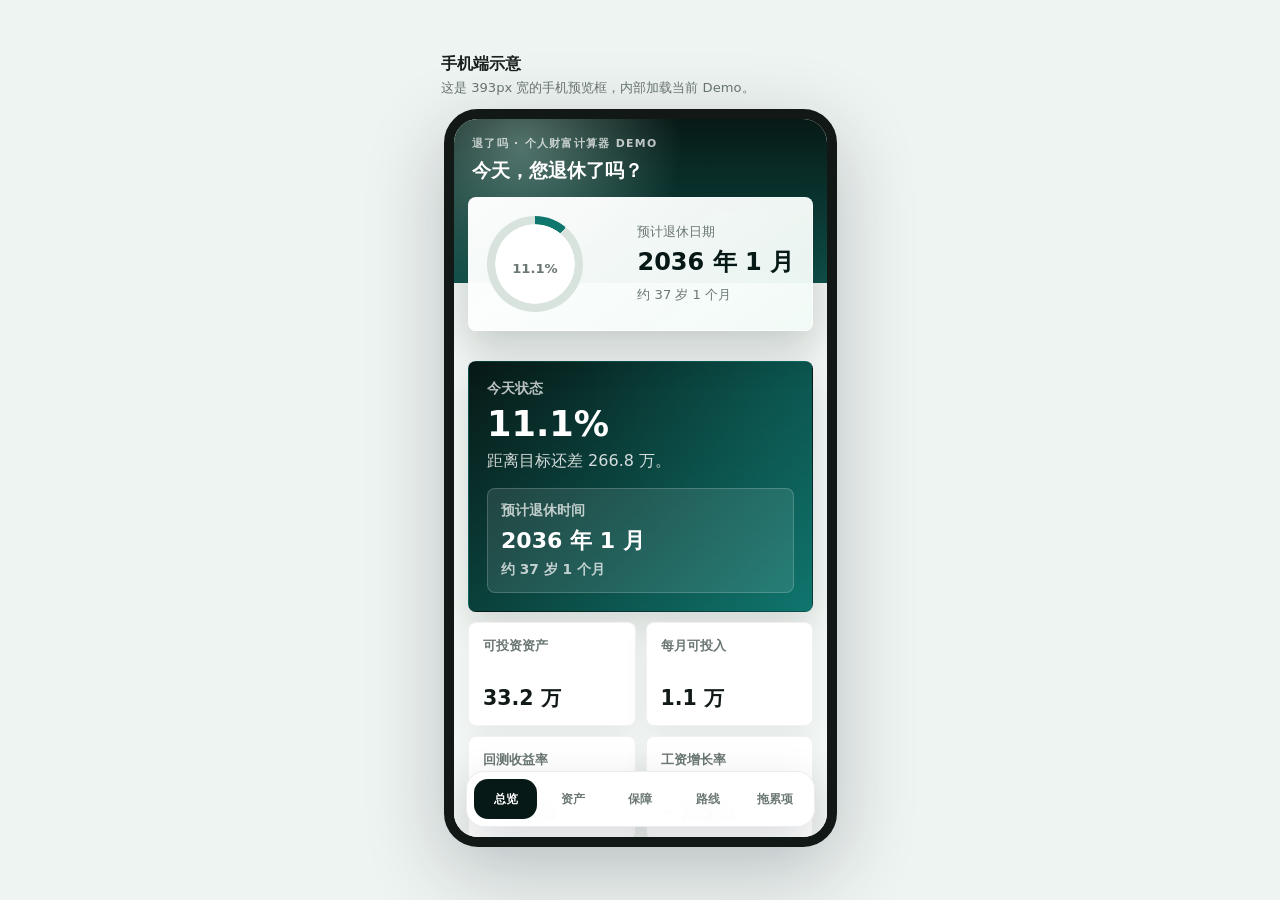
<file: apps/wealth-freedom-demo/mobile-preview.html>
<!doctype html>
<html lang="zh-CN">
  <head>
    <meta charset="utf-8" />
    <meta name="viewport" content="width=device-width, initial-scale=1" />
    <title>手机预览 - 退了吗</title>
    <style>
      :root {
        color-scheme: light;
        --bg: #eef4f1;
        --ink: #17201c;
        --muted: #66746e;
        --line: #d8e3de;
      }

      * {
        box-sizing: border-box;
      }

      body {
        margin: 0;
        min-height: 100vh;
        display: grid;
        place-items: center;
        background: var(--bg);
        color: var(--ink);
        font-family:
          Inter, ui-sans-serif, system-ui, -apple-system, BlinkMacSystemFont, "Segoe UI",
          "Microsoft YaHei", sans-serif;
      }

      .preview-shell {
        width: min(100vw - 24px, 430px);
        padding: 16px;
      }

      .preview-title {
        margin-bottom: 12px;
      }

      .preview-title h1 {
        margin: 0 0 4px;
        font-size: 1rem;
      }

      .preview-title p {
        margin: 0;
        color: var(--muted);
        font-size: 0.82rem;
      }

      .phone {
        overflow: hidden;
        width: min(100%, 393px);
        height: min(82vh, 852px);
        margin: 0 auto;
        border: 10px solid #111815;
        border-radius: 34px;
        background: #ffffff;
        box-shadow: 0 24px 80px rgba(16, 24, 40, 0.24);
      }

      iframe {
        display: block;
        width: 100%;
        height: 100%;
        border: 0;
      }
    </style>
  </head>
  <body>
    <main class="preview-shell">
      <div class="preview-title">
        <h1>手机端示意</h1>
        <p>这是 393px 宽的手机预览框，内部加载当前 Demo。</p>
      </div>
      <div class="phone">
        <iframe src="index.html?preview=phone&v=20260608-tabs2" title="退了吗手机端预览"></iframe>
      </div>
    </main>
  </body>
</html>
</file>
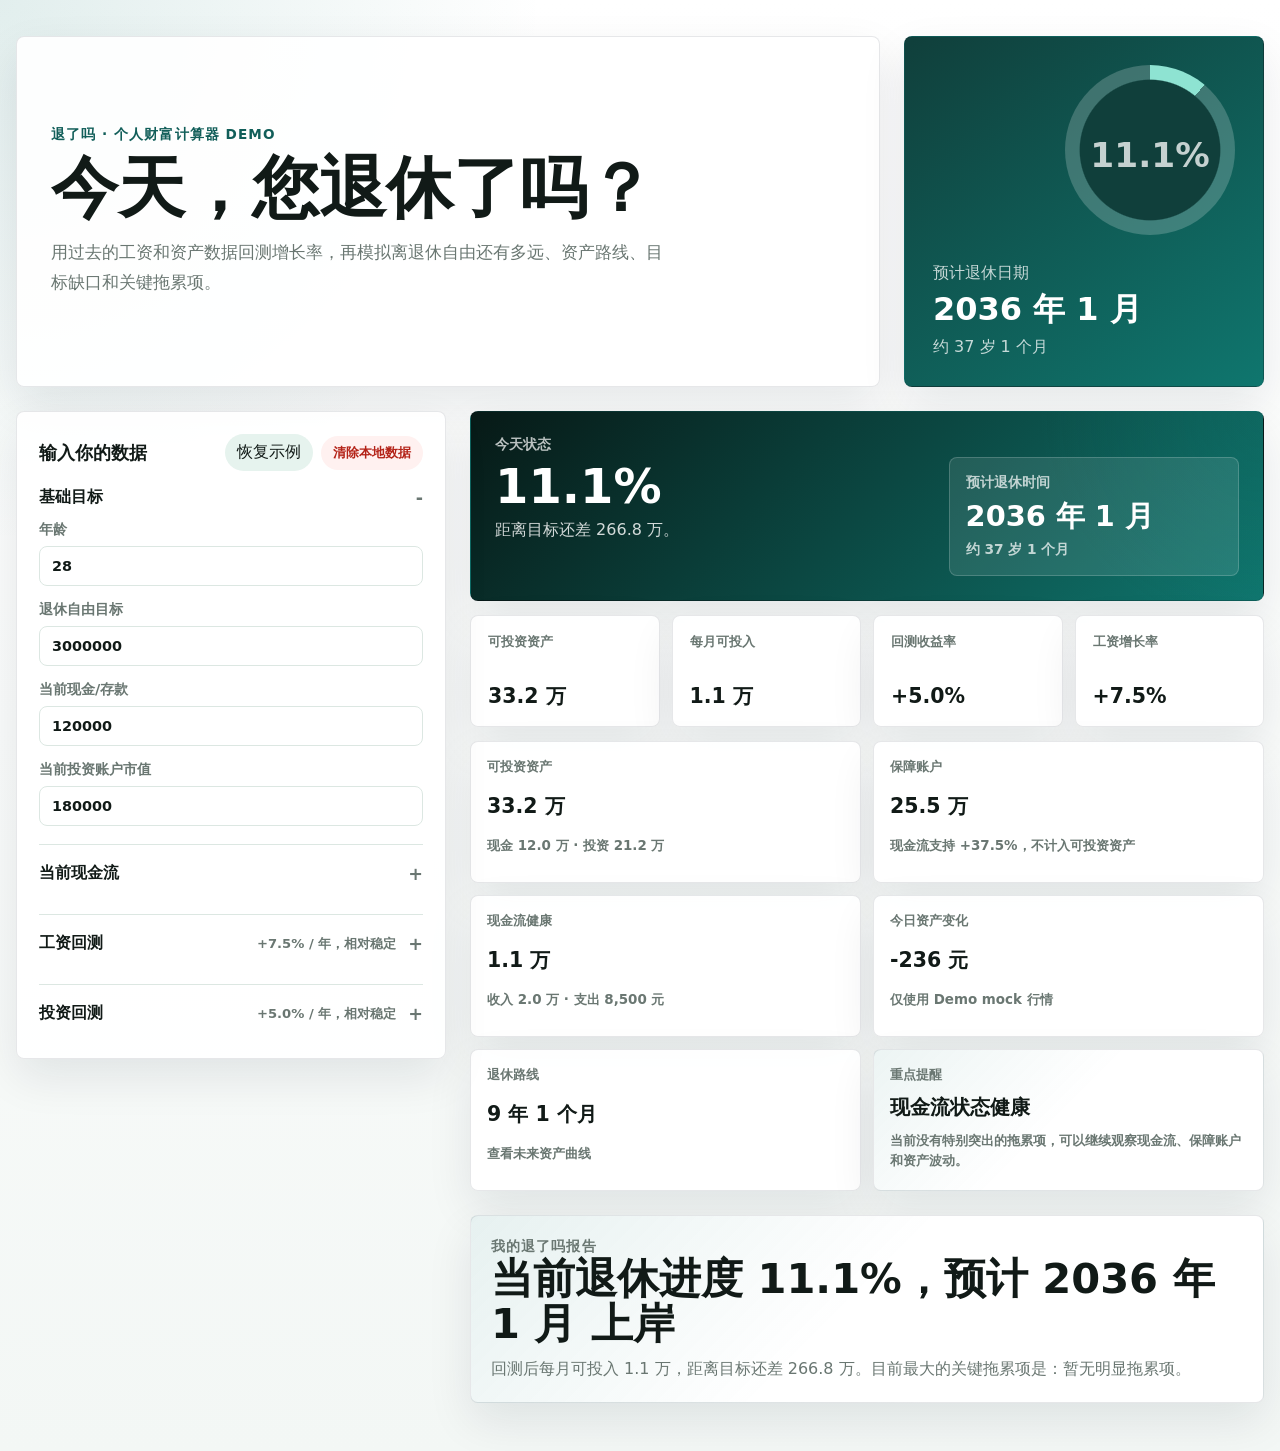
<file: apps/wealth-freedom-demo/phone.html>
<!doctype html>
<html lang="zh-CN">
  <head>
    <meta charset="utf-8" />
    <meta name="viewport" content="width=device-width, initial-scale=1" />
    <title>手机预览 - 退了吗</title>
    <script>
      window.location.replace("index.html?preview=phone&v=20260608-tabs2");
    </script>
  </head>
  <body>
    <p><a href="index.html?preview=phone&v=20260608-tabs2">打开手机预览</a></p>
  </body>
</html>
</file>
<file: apps/retire-quiz/styles.css>
:root {
  color-scheme: light;
  --color-bg: #F8F3EA;
  --color-surface: #FAF7F2;
  --color-card: #fffdf8;
  --color-text: #2F2A26;
  --color-muted: #8B8078;
  --color-border: #E4D8CD;
  --color-accent: #9F7A70;
  --color-accent-strong: #7c5d55;
  --color-accent-soft: #f0e5dc;
  --color-error: #7a3340;
  --color-focus: #72564f;
  --shadow-soft: 0 18px 42px rgba(92, 70, 55, 0.08);
  --radius-small: 14px;
  --radius-medium: 16px;
  --radius-large: 24px;
  --space-1: 4px;
  --space-2: 8px;
  --space-3: 12px;
  --space-4: 16px;
  --space-5: 24px;
  --space-6: 32px;
  font-family: -apple-system, BlinkMacSystemFont, "Segoe UI", "PingFang SC", "Hiragino Sans GB", "Microsoft YaHei", sans-serif;
}

*,
*::before,
*::after {
  box-sizing: border-box;
}

html {
  max-width: 100%;
  background: var(--color-bg);
  color: var(--color-text);
  line-height: 1.6;
  overflow-x: hidden;
  -webkit-text-size-adjust: 100%;
}

body {
  min-width: 320px;
  max-width: 100%;
  min-height: 100vh;
  min-height: 100dvh;
  margin: 0;
  background: var(--color-bg);
  overflow-x: hidden;
}

button,
input,
select {
  font: inherit;
  font-size: 16px;
}

button,
input,
select,
[tabindex] {
  min-height: 44px;
}

button {
  cursor: pointer;
}

button:disabled {
  cursor: not-allowed;
  opacity: 0.45;
}

[hidden] {
  display: none !important;
}

:focus-visible {
  outline: 3px solid var(--color-focus);
  outline-offset: 3px;
}

.app-shell {
  width: min(100% - 32px, 720px);
  margin: 0 auto;
  padding: max(var(--space-6), env(safe-area-inset-top)) 0 max(48px, env(safe-area-inset-bottom));
}

h1,
h2,
h3,
p {
  margin-top: 0;
}

h1 {
  margin-bottom: var(--space-4);
  font-size: clamp(2.35rem, 12vw, 4.4rem);
  line-height: 1.08;
  letter-spacing: -0.045em;
}

h2 {
  margin-bottom: var(--space-2);
  font-size: clamp(1.6rem, 7vw, 2.4rem);
  line-height: 1.2;
  letter-spacing: -0.025em;
}

h3 {
  margin-bottom: 10px;
  font-size: 1.05rem;
  line-height: 1.35;
}

.eyebrow {
  margin-bottom: var(--space-2);
  color: var(--color-accent);
  font-size: 0.78rem;
  font-weight: 700;
  letter-spacing: 0.09em;
  text-transform: uppercase;
}

.landing {
  display: grid;
  align-content: center;
  min-height: calc(100vh - 80px);
  min-height: calc(100dvh - 80px);
  min-height: calc(100svh - 80px);
  padding: var(--space-6) 0;
}

.landing__subtitle {
  margin-bottom: var(--space-3);
  color: var(--color-accent);
  font-size: 1.2rem;
  font-weight: 700;
}

.landing__value {
  max-width: 34rem;
  margin-bottom: var(--space-6);
  color: var(--color-muted);
  font-size: 1.05rem;
}

.landing-proof {
  display: grid;
  grid-template-columns: repeat(2, minmax(0, 1fr));
  gap: var(--space-2);
  margin: 0 0 var(--space-5);
  padding: 0;
  list-style: none;
}

.landing-proof li {
  padding: 10px 12px;
  border: 1px solid var(--color-border);
  border-radius: 999px;
  background: rgba(255, 253, 248, 0.72);
  color: var(--color-text);
  font-size: 0.9rem;
  font-weight: 700;
  text-align: center;
}

.landing-actions {
  display: grid;
  gap: var(--space-3);
}

.landing .button {
  width: 100%;
}

.privacy-note {
  margin: 14px 0 0;
  color: var(--color-muted);
  font-size: 0.85rem;
  text-align: center;
}

.compliance-note {
  margin: 12px 0 0;
  color: var(--color-muted);
  font-size: 0.82rem;
  text-align: center;
}

.button {
  min-height: 44px;
  border: 1px solid transparent;
  border-radius: var(--radius-small);
  font-weight: 700;
  transition: background-color 160ms ease, border-color 160ms ease, transform 160ms ease;
}

.button {
  padding: 10px 18px;
}

.button:not(:disabled):active {
  transform: translateY(1px);
}

.button--primary {
  background: var(--color-accent);
  color: #ffffff;
}

.button--primary:hover {
  background: var(--color-accent-strong);
}

.button--secondary,
.button--quiet {
  border-color: var(--color-border);
  background: var(--color-card);
  color: var(--color-text);
}

.button--quiet {
  padding-inline: 12px;
  color: var(--color-muted);
  font-size: 0.875rem;
}

.form-header {
  display: flex;
  align-items: flex-start;
  justify-content: space-between;
  gap: var(--space-4);
}

.form-header {
  margin-bottom: 20px;
}

.form-subtitle {
  max-width: 36rem;
  margin-bottom: 0;
  color: var(--color-muted);
}

.progress {
  height: 4px;
  margin-bottom: var(--space-4);
  overflow: hidden;
  border-radius: 999px;
  background: var(--color-border);
}

.stepper {
  display: grid;
  grid-template-columns: repeat(5, minmax(0, 1fr));
  gap: var(--space-2);
  margin: 0 0 var(--space-3);
  padding: 0;
  list-style: none;
}

.stepper__item {
  display: flex;
  align-items: center;
  justify-content: center;
  gap: 6px;
  min-height: 42px;
  padding: 8px;
  border: 1px solid var(--color-border);
  border-radius: 999px;
  background: rgba(255, 253, 248, 0.72);
  color: var(--color-muted);
  font-size: 0.82rem;
  font-weight: 700;
}

.stepper__item span {
  display: inline-grid;
  place-items: center;
  width: 22px;
  height: 22px;
  border-radius: 999px;
  background: var(--color-accent-soft);
  color: var(--color-accent-strong);
  font-size: 0.75rem;
}

.stepper__item.is-current {
  border-color: rgba(159, 122, 112, 0.58);
  background: #fffaf4;
  color: var(--color-text);
  box-shadow: 0 10px 24px rgba(92, 70, 55, 0.07);
}

.stepper__item.is-complete {
  color: var(--color-accent-strong);
}

.step-next {
  display: none;
  margin: 0 0 var(--space-4);
  color: var(--color-muted);
  font-size: 0.9rem;
}

.progress__bar {
  display: block;
  width: 20%;
  height: 100%;
  border-radius: inherit;
  background: var(--color-accent);
  transition: width 220ms ease;
}

fieldset {
  min-width: 0;
  margin: 0;
  padding: var(--space-5);
  border: 1px solid var(--color-border);
  border-radius: var(--radius-large);
  background: rgba(255, 253, 248, 0.86);
  box-shadow: var(--shadow-soft);
}

legend {
  padding: 0 var(--space-2);
  font-size: 1.35rem;
  font-weight: 750;
}

.step-intro {
  margin-bottom: var(--space-4);
  color: var(--color-muted);
}

.step-tip,
.impact-card {
  margin-bottom: var(--space-4);
  border: 1px solid var(--color-border);
  border-radius: var(--radius-medium);
  background: rgba(250, 247, 242, 0.72);
}

.step-tip {
  padding: 12px 14px;
  color: var(--color-text);
}

.impact-card {
  padding: 16px;
}

.impact-card h3,
.field-group-title {
  margin-bottom: var(--space-2);
  color: var(--color-text);
}

.impact-card ul {
  display: grid;
  gap: 6px;
  margin: 0;
  padding-left: 1.15rem;
  color: var(--color-muted);
}

.field,
.passive-list {
  display: grid;
  gap: 7px;
}

.field + .field {
  margin-top: 18px;
}

.field-grid {
  display: grid;
  gap: 18px;
}

.field-grid .field {
  align-content: start;
  margin: 0;
}

label {
  font-size: 0.92rem;
  font-weight: 700;
}

input,
select {
  width: 100%;
  max-width: 100%;
  border: 1px solid var(--color-border);
  border-radius: var(--radius-small);
  background: var(--color-card);
  color: var(--color-text);
}

input {
  padding: 9px 12px;
}

select {
  padding: 9px 34px 9px 10px;
}

input:hover,
select:hover {
  border-color: #c7b4aa;
}

input:focus,
select:focus {
  border-color: var(--color-accent);
  background: #fffdfb;
}

input[aria-invalid="true"] {
  border-color: var(--color-error);
}

.field-hint,
.field-error {
  min-height: 1.25rem;
  margin: 0;
  font-size: 0.78rem;
}

.field-hint {
  color: var(--color-muted);
}

.field-error {
  color: var(--color-error);
}

.live-summary {
  display: block;
  margin-top: var(--space-5);
  padding: 14px var(--space-4);
  border-radius: var(--radius-small);
  background: var(--color-accent-soft);
  color: var(--color-accent-strong);
  font-weight: 700;
  white-space: pre-line;
}

.live-summary--card {
  padding: 18px;
  border: 1px solid var(--color-border);
  border-radius: var(--radius-large);
  background: linear-gradient(145deg, #fffaf4, #f4eadf);
  color: var(--color-text);
  box-shadow: 0 12px 28px rgba(92, 70, 55, 0.06);
}

.live-summary--card span {
  white-space: pre-line;
}

.form-actions,
.report-actions {
  display: grid;
  grid-template-columns: 1fr 1fr;
  gap: var(--space-3);
  margin-top: var(--space-6);
}

.passive-list {
  gap: var(--space-3);
}

.passive-row {
  display: grid;
  grid-template-columns: minmax(120px, 1fr) minmax(0, 1.1fr) minmax(100px, 0.8fr);
  align-items: center;
  gap: 10px;
  padding-bottom: var(--space-3);
  border-bottom: 1px solid var(--color-border);
}

.passive-row--semi {
  border-bottom: 0;
}

.passive-row p {
  grid-column: 1 / -1;
  margin: -2px 0 0;
  color: var(--color-muted);
  font-size: 0.78rem;
}

.passive-row > .field-error {
  grid-column: 2 / -1;
  margin-top: -6px;
}

.form-secondary-actions {
  margin-top: var(--space-4);
  padding: 16px;
  border: 1px dashed var(--color-border);
  border-radius: var(--radius-medium);
  background: rgba(255, 253, 248, 0.6);
  text-align: center;
}

.form-secondary-actions .privacy-note {
  margin-top: 0;
}

.form-clear {
  margin-top: var(--space-2);
}

.sr-only {
  position: absolute;
  width: 1px;
  height: 1px;
  padding: 0;
  overflow: hidden;
  clip: rect(0, 0, 0, 0);
  white-space: nowrap;
  border: 0;
}

.report__header {
  margin-bottom: var(--space-3);
  text-align: center;
}

.result-summary-card {
  margin-bottom: var(--space-4);
  padding: 28px 22px;
  border: 1px solid #eadbd0;
  border-radius: var(--radius-large);
  background: linear-gradient(145deg, #fffaf6, #fbf4ed 58%, #f4e8de);
  box-shadow: 0 18px 48px rgba(116, 89, 74, 0.12);
  text-align: center;
}

.result-summary-card .eyebrow {
  margin-bottom: var(--space-1);
}

.result-summary-card h3 {
  margin-bottom: var(--space-2);
  font-size: clamp(1.75rem, 8vw, 2.7rem);
  letter-spacing: -0.04em;
}

.result-summary-percent {
  margin: 0 0 var(--space-3);
  color: #b57968;
  font-size: clamp(4.6rem, 24vw, 7.6rem);
  font-weight: 820;
  line-height: 0.95;
  letter-spacing: -0.075em;
  text-shadow: 0 12px 30px rgba(181, 121, 104, 0.16);
}

.result-summary-detail {
  margin: var(--space-3) auto 0;
  max-width: 24rem;
  color: #4f4540;
  font-size: 1.02rem;
  line-height: 1.65;
}

.result-summary-detail span {
  color: #b57968;
  font-weight: 780;
}

.result-summary-stage {
  justify-content: center;
  margin: 0 auto var(--space-3);
  padding: 8px 18px;
  border-radius: 999px;
  background: rgba(240, 229, 220, 0.9);
}

.result-summary-action {
  width: 100%;
  margin-top: var(--space-5);
}

.metric-card,
.accelerator,
.disclaimer,
.cta-card {
  padding: 22px;
  border: 1px solid var(--color-border);
  border-radius: var(--radius-medium);
  background: var(--color-surface);
}

.metric-card--featured {
  border-color: #eadbd0;
  background: linear-gradient(145deg, #fffaf6, #fbf4ed);
  box-shadow: 0 12px 30px rgba(116, 89, 74, 0.08);
}

.metric-value {
  margin-bottom: 8px;
  color: #6f7d72;
  font-size: clamp(2rem, 10vw, 3.4rem);
  font-weight: 760;
  line-height: 1;
  letter-spacing: -0.045em;
}

.metric-progress {
  height: 7px;
  margin: 20px 0 12px;
  overflow: hidden;
  border-radius: 999px;
  background: var(--color-border);
}

.metric-progress span {
  display: block;
  width: 0;
  height: 100%;
  border-radius: inherit;
  background: var(--color-accent);
}

.metric-status {
  margin-bottom: 6px;
  color: var(--color-accent-strong);
  font-weight: 700;
}

.metric-badge,
.cta-status {
  display: inline-flex;
  width: fit-content;
  align-items: center;
  margin: 0 0 8px;
  padding: 3px 8px;
  border-radius: 999px;
  background: var(--color-accent-soft);
  color: var(--color-accent-strong);
  font-size: 0.78rem;
  font-weight: 700;
}

.metric-copy,
.accelerator > p,
.cta-card p {
  margin-bottom: 0;
  color: var(--color-muted);
  font-size: 0.9rem;
}

.report-grid {
  display: grid;
  gap: var(--space-4);
  margin-bottom: var(--space-4);
}

.result-metrics-grid {
  grid-template-columns: repeat(3, minmax(0, 1fr));
}

.result-metrics-grid .metric-card {
  text-align: center;
}

.report-grid--secondary {
  margin-top: var(--space-2);
}

.formula-explainer {
  margin: 0 0 var(--space-4);
  padding: 18px 20px;
  border: 1px solid var(--color-border);
  border-radius: var(--radius-medium);
  background: #fffaf6;
}

.formula-explainer summary {
  cursor: pointer;
  font-weight: 750;
}

.formula-explainer p {
  margin: var(--space-3) 0 0;
  color: var(--color-muted);
  font-size: 0.9rem;
}

dl,
dd {
  margin: 0;
}

dl > div {
  display: flex;
  justify-content: space-between;
  gap: var(--space-4);
  padding-top: var(--space-2);
  color: var(--color-muted);
  font-size: 0.86rem;
}

.accelerator,
.disclaimer,
.cta-card {
  margin-top: var(--space-4);
}

.accelerator__results {
  display: grid;
  gap: var(--space-2);
  margin-top: var(--space-4);
  padding-left: 1.2rem;
}

.accelerator__results li {
  color: var(--color-muted);
}

.cta-status {
  margin: 8px 0 0;
}

.disclaimer {
  background: #f3f5f8;
  color: #4c5565;
  font-size: 0.82rem;
}

.disclaimer p:last-child {
  margin-bottom: 0;
}

.cta-card {
  display: grid;
  gap: 20px;
}

.poster-view {
  display: grid;
  gap: var(--space-4);
}

.poster-header {
  text-align: center;
}

.poster-header p:last-child {
  margin-bottom: 0;
  color: var(--color-muted);
}

.poster-canvas-wrap {
  width: min(92vw, 420px);
  max-width: 100%;
  margin: 0 auto;
  padding: 10px;
  border: 1px solid var(--color-border);
  border-radius: var(--radius-large);
  background: rgba(255, 253, 248, 0.72);
  box-shadow: 0 18px 42px rgba(92, 70, 55, 0.1);
}

canvas {
  display: block;
  width: 100%;
  max-width: 100%;
  height: auto;
  margin: 0 auto;
  border: 1px solid var(--color-border);
  border-radius: var(--radius-small);
  background: var(--color-bg);
}

.poster-hint {
  text-align: center;
}

.toast {
  margin: 0;
  padding: 10px 14px;
  border-radius: 999px;
  background: var(--color-accent-soft);
  color: var(--color-accent-strong);
  font-size: 0.88rem;
  font-weight: 700;
  text-align: center;
}

.share-copy-fallback {
  padding: 16px;
  border: 1px dashed var(--color-border);
  border-radius: var(--radius-medium);
  background: #fffaf6;
}

.share-copy-fallback textarea {
  width: 100%;
  max-width: 100%;
  padding: 12px;
  border: 1px solid var(--color-border);
  border-radius: var(--radius-small);
  background: var(--color-card);
  color: var(--color-text);
  resize: vertical;
}

.poster-actions {
  display: grid;
  gap: var(--space-3);
}

.poster-actions .button {
  width: 100%;
}

@media (min-width: 641px) {
  .app-shell {
    width: min(100% - 64px, 720px);
    padding-top: 56px;
  }

  .landing .button {
    width: fit-content;
    min-width: 220px;
  }

  .landing-actions {
    width: fit-content;
  }

  .landing .privacy-note {
    width: fit-content;
  }

  .field-grid,
  .report-grid {
    grid-template-columns: repeat(2, minmax(0, 1fr));
  }

  .result-metrics-grid {
    grid-template-columns: repeat(3, minmax(0, 1fr));
  }

  .cta-card {
    grid-template-columns: 1fr auto;
    align-items: center;
  }
}

@media (max-width: 640px) {
  .app-shell {
    width: min(100% - 24px, 720px);
  }

  .landing {
    min-height: calc(100dvh - 48px);
  }

  .landing-proof {
    grid-template-columns: 1fr 1fr;
  }

  .form-header {
    align-items: center;
  }

  .stepper {
    display: none;
  }

  .step-next {
    display: block;
  }

  fieldset {
    padding: 20px 16px;
    border-radius: var(--radius-medium);
  }

  .passive-row {
    grid-template-columns: minmax(0, 1fr) minmax(96px, 0.72fr);
  }

  .passive-row label {
    grid-column: 1 / -1;
  }

  .passive-row > .field-error {
    grid-column: 1 / -1;
  }

  .report-actions {
    grid-template-columns: 1fr;
  }

  .result-summary-card {
    padding: 24px 18px;
  }

  .result-summary-percent {
    font-size: clamp(4.3rem, 23vw, 5.6rem);
  }

  .result-metrics-grid {
    grid-template-columns: 1fr;
  }

  .poster-actions {
    position: sticky;
    bottom: max(12px, env(safe-area-inset-bottom));
    z-index: 2;
    padding: 12px;
    border: 1px solid var(--color-border);
    border-radius: var(--radius-large);
    background: rgba(250, 247, 242, 0.94);
    box-shadow: 0 18px 42px rgba(92, 70, 55, 0.12);
  }

  .form-actions {
    grid-template-columns: 1fr;
  }
}

@media (prefers-reduced-motion: reduce) {
  *,
  *::before,
  *::after {
    scroll-behavior: auto !important;
    transition-duration: 0.01ms !important;
    animation-duration: 0.01ms !important;
    animation-iteration-count: 1 !important;
  }
}
</file>
<file: apps/wealth-freedom-demo/styles.css>
:root {
  color-scheme: light;
  --bg: #f3f7f5;
  --ink: #111a17;
  --muted: #6a7772;
  --line: #dce7e2;
  --panel: #ffffff;
  --panel-strong: #eef8f3;
  --accent: #0f766e;
  --accent-dark: #115e59;
  --accent-soft: #dff5ee;
  --gold: #b6e2d4;
  --danger: #b42318;
  --danger-bg: #fee4e2;
  --good: #166534;
  --good-bg: #e7f7e9;
  --shadow: 0 18px 46px rgba(16, 24, 40, 0.09);
}

.preview-mode .device-preview {
  display: none !important;
}

[data-overview-only]:not(.is-active) {
  display: none !important;
}

.preview-mode .app-page:not(.is-active) {
  display: none !important;
}

* {
  box-sizing: border-box;
}

body {
  margin: 0;
  min-height: 100vh;
  background:
    radial-gradient(circle at top left, rgba(15, 118, 110, 0.12), transparent 34rem),
    linear-gradient(180deg, #ffffff 0%, var(--bg) 100%);
  color: var(--ink);
  font-family:
    Inter, ui-sans-serif, system-ui, -apple-system, BlinkMacSystemFont, "Segoe UI",
    "Microsoft YaHei", sans-serif;
}

button,
input,
select {
  font: inherit;
}

.app-shell {
  width: min(1260px, calc(100% - 32px));
  margin: 0 auto;
  padding: 36px 0 48px;
}

.device-preview {
  display: none;
}

.hero {
  display: grid;
  grid-template-columns: minmax(0, 1fr) 360px;
  gap: 24px;
  align-items: stretch;
  margin-bottom: 24px;
}

.hero-copy,
.hero-card,
.input-panel,
.insight-card,
.security-card,
.chart-card,
.report-card,
.metric-grid article {
  border: 1px solid rgba(16, 24, 40, 0.1);
  background: rgba(255, 255, 255, 0.9);
  box-shadow: var(--shadow);
}

.hero-copy {
  min-height: 260px;
  border-radius: 8px;
  padding: 34px;
  display: flex;
  flex-direction: column;
  justify-content: center;
}

.eyebrow,
.report-kicker {
  margin: 0 0 12px;
  color: var(--accent-dark);
  font-size: 0.85rem;
  font-weight: 800;
  letter-spacing: 0.08em;
  text-transform: uppercase;
}

h1,
h2,
p {
  margin-top: 0;
}

h1 {
  max-width: 720px;
  margin-bottom: 16px;
  font-size: 4.2rem;
  line-height: 0.98;
  letter-spacing: 0;
}

.lede {
  max-width: 620px;
  margin-bottom: 0;
  color: var(--muted);
  font-size: 1.08rem;
  line-height: 1.7;
}

.hero-card {
  border-radius: 8px;
  padding: 28px;
  display: flex;
  flex-direction: column;
  justify-content: space-between;
  gap: 28px;
  background: linear-gradient(145deg, #103f3b, #0f766e);
  color: #ffffff;
}

.progress-ring {
  width: 170px;
  aspect-ratio: 1;
  margin-left: auto;
  border-radius: 50%;
  display: grid;
  place-items: center;
  background:
    radial-gradient(circle at center, #103f3b 58%, transparent 59%),
    conic-gradient(#8ee3d2 var(--progress, 0deg), rgba(255, 255, 255, 0.2) 0);
}

.progress-ring span {
  font-size: 2.15rem;
  font-weight: 900;
}

.card-label {
  margin-bottom: 8px;
  color: rgba(255, 255, 255, 0.76);
}

.hero-card strong {
  display: block;
  font-size: 2rem;
  line-height: 1.1;
}

.hero-card span:last-child {
  display: block;
  margin-top: 10px;
  color: rgba(255, 255, 255, 0.76);
}

.workspace {
  display: grid;
  grid-template-columns: 430px minmax(0, 1fr);
  gap: 24px;
  align-items: start;
}

.input-panel,
.insight-card,
.asset-overview-card,
.security-card,
.chart-card,
.report-card {
  border-radius: 8px;
}

.input-panel {
  position: sticky;
  top: 20px;
  padding: 22px;
  max-height: calc(100vh - 40px);
  overflow: auto;
}

.panel-heading,
.section-title {
  display: flex;
  align-items: center;
  justify-content: space-between;
  gap: 16px;
  margin-bottom: 16px;
}

.panel-heading h2,
.section-title h2 {
  margin: 0;
  font-size: 1.12rem;
}

.section-title p {
  margin: 6px 0 0;
  color: var(--muted);
  font-size: 0.9rem;
  line-height: 1.45;
}

#resetButton {
  border: 0;
  border-radius: 999px;
  padding: 8px 12px;
  background: #e6f3ee;
  color: var(--ink);
  cursor: pointer;
}

.panel-actions {
  display: flex;
  align-items: center;
  justify-content: flex-end;
  gap: 8px;
  flex-wrap: wrap;
}

#clearDataButton {
  border: 0;
  border-radius: 999px;
  padding: 8px 12px;
  background: #fff1f0;
  color: var(--danger);
  cursor: pointer;
  font-size: 0.82rem;
  font-weight: 850;
}

.field-grid {
  display: grid;
  gap: 14px;
}

.form-block {
  padding: 0 0 18px;
  margin-bottom: 18px;
  border-bottom: 1px solid var(--line);
}

.form-block:last-child {
  margin-bottom: 0;
  padding-bottom: 0;
  border-bottom: 0;
}

.form-block h3 {
  margin: 0 0 12px;
  font-size: 0.98rem;
}

.form-block > summary {
  display: flex;
  align-items: center;
  justify-content: space-between;
  gap: 12px;
  margin-bottom: 12px;
  color: var(--ink);
  cursor: pointer;
  font-size: 0.98rem;
  font-weight: 800;
  list-style: none;
}

.form-block > summary::-webkit-details-marker {
  display: none;
}

.form-block > summary::after {
  content: "+";
  color: var(--muted);
  font-size: 1.1rem;
  font-weight: 900;
}

.form-block[open] > summary::after {
  content: "-";
}

.form-block > summary em {
  margin-left: auto;
  color: var(--muted);
  font-size: 0.82rem;
  font-style: normal;
}

.block-heading {
  display: flex;
  align-items: center;
  justify-content: space-between;
  gap: 12px;
  margin-bottom: 12px;
}

.block-heading h3 {
  margin: 0;
}

.block-heading span,
.hint {
  color: var(--muted);
  font-size: 0.82rem;
  font-weight: 700;
}

.hint {
  margin-bottom: 12px;
  line-height: 1.5;
}

.history-grid {
  display: grid;
  grid-template-columns: repeat(3, minmax(0, 1fr));
  gap: 10px;
}

.history-grid.compact input {
  padding: 10px;
}

.backtest-table {
  display: grid;
  grid-template-columns: 58px repeat(3, minmax(0, 1fr));
  gap: 8px;
  align-items: center;
}

.table-head,
.row-label {
  color: var(--muted);
  font-size: 0.78rem;
  font-weight: 800;
}

.row-label {
  white-space: nowrap;
}

.backtest-table input {
  min-width: 0;
  padding: 9px 8px;
}

label {
  display: grid;
  gap: 7px;
  color: var(--muted);
  font-size: 0.9rem;
  font-weight: 700;
}

input {
  width: 100%;
  border: 1px solid var(--line);
  border-radius: 8px;
  background: #ffffff;
  color: var(--ink);
  padding: 11px 12px;
  outline: none;
}

select {
  width: 100%;
  border: 1px solid var(--line);
  border-radius: 8px;
  background: #ffffff;
  color: var(--ink);
  padding: 11px 12px;
  outline: none;
}

input:focus {
  border-color: var(--accent);
  box-shadow: 0 0 0 3px rgba(15, 118, 110, 0.14);
}

.inline-input {
  display: grid;
  grid-template-columns: minmax(0, 1fr) auto;
  align-items: center;
  gap: 8px;
}

.inline-input span {
  color: var(--muted);
  font-weight: 800;
}

.results-panel {
  display: grid;
  gap: 24px;
}

.metric-grid {
  display: grid;
  grid-template-columns: repeat(4, minmax(0, 1fr));
  gap: 14px;
}

.metric-grid article {
  min-height: 116px;
  border-radius: 8px;
  padding: 18px;
  display: flex;
  flex-direction: column;
  justify-content: space-between;
}

.metric-grid span,
.section-title span {
  color: var(--muted);
  font-size: 0.88rem;
  font-weight: 700;
}

.metric-grid strong {
  display: block;
  font-size: 1.35rem;
  line-height: 1.2;
}

.health-overview {
  display: grid;
  gap: 14px;
}

.health-hero-summary {
  display: grid;
  grid-template-columns: minmax(0, 1.2fr) minmax(220px, 0.8fr);
  gap: 18px;
  min-height: 190px;
  padding: 24px;
  border: 1px solid rgba(16, 24, 40, 0.1);
  border-radius: 8px;
  background:
    radial-gradient(circle at right top, rgba(15, 118, 110, 0.18), transparent 14rem),
    linear-gradient(135deg, #071916, #0f766e);
  color: #ffffff;
  box-shadow: var(--shadow);
}

.health-hero-summary span,
.health-hero-summary em {
  display: block;
  color: rgba(255, 255, 255, 0.72);
  font-size: 0.86rem;
  font-style: normal;
  font-weight: 850;
}

.health-hero-summary strong {
  display: block;
  margin: 8px 0;
  font-size: 3rem;
  line-height: 1;
}

.health-hero-summary p {
  max-width: 520px;
  margin: 0;
  color: rgba(255, 255, 255, 0.82);
  line-height: 1.55;
}

.health-hero-meta {
  align-self: end;
  padding: 16px;
  border: 1px solid rgba(255, 255, 255, 0.18);
  border-radius: 8px;
  background: rgba(255, 255, 255, 0.1);
}

.health-hero-meta strong {
  font-size: 1.8rem;
  line-height: 1.15;
}

.health-metric-strip,
.health-section-grid {
  display: grid;
  gap: 12px;
}

.health-metric-strip {
  grid-template-columns: repeat(4, minmax(0, 1fr));
}

.health-metric-strip article,
.health-section-card {
  border: 1px solid rgba(16, 24, 40, 0.1);
  border-radius: 8px;
  background: rgba(255, 255, 255, 0.94);
  box-shadow: var(--shadow);
}

.health-metric-strip article {
  min-height: 112px;
  padding: 17px;
  display: flex;
  flex-direction: column;
  justify-content: space-between;
}

.health-metric-strip span,
.health-section-card span {
  color: var(--muted);
  font-size: 0.82rem;
  font-weight: 850;
}

.health-metric-strip strong,
.health-section-card strong {
  display: block;
  color: #111a17;
  font-size: 1.28rem;
  line-height: 1.22;
}

.health-section-grid {
  grid-template-columns: repeat(2, minmax(0, 1fr));
}

.health-section-card {
  display: grid;
  gap: 8px;
  min-height: 142px;
  padding: 16px;
  color: inherit;
  font: inherit;
  text-align: left;
}

button.health-section-card {
  cursor: pointer;
}

button.health-section-card:hover,
button.health-section-card:focus-visible {
  border-color: rgba(15, 118, 110, 0.24);
  outline: none;
  background: #f8fbfa;
}

.health-section-card p {
  margin: 0;
  color: var(--muted);
  font-size: 0.84rem;
  font-weight: 760;
  line-height: 1.5;
}

.health-reminder-card {
  background:
    linear-gradient(135deg, rgba(15, 118, 110, 0.08), transparent 48%),
    #ffffff;
}

.feature-row {
  display: grid;
  grid-template-columns: 1.1fr 0.9fr;
  gap: 18px;
}

.insight-card,
.asset-overview-card,
.security-card,
.chart-card,
.report-card {
  padding: 20px;
}

.asset-overview-card,
.security-card {
  border: 1px solid rgba(16, 24, 40, 0.1);
  background: rgba(255, 255, 255, 0.9);
  box-shadow: var(--shadow);
}

.asset-map {
  display: grid;
  grid-template-columns: 140px minmax(0, 1fr);
  gap: 18px;
  align-items: center;
  margin-bottom: 16px;
}

.asset-donut {
  width: 132px;
  aspect-ratio: 1;
  border-radius: 50%;
  box-shadow: inset 0 0 0 1px rgba(16, 24, 40, 0.04);
}

.asset-summary span,
.holding-value span,
.holding-value small {
  color: var(--muted);
  font-size: 0.82rem;
  font-weight: 800;
}

.asset-summary strong {
  display: block;
  margin: 6px 0 8px;
  font-size: 2.2rem;
  line-height: 1.05;
}

.asset-summary p {
  margin-bottom: 0;
  color: var(--muted);
  line-height: 1.55;
}

.asset-actions {
  display: flex;
  align-items: center;
  justify-content: flex-end;
  gap: 10px;
  flex-wrap: wrap;
}

#assetTodayPnl {
  color: var(--good);
  font-weight: 950;
}

.asset-actions button {
  border: 0;
  border-radius: 8px;
  padding: 9px 12px;
  background: #071916;
  color: #ffffff;
  cursor: pointer;
  font-size: 0.8rem;
  font-weight: 900;
}

#assetTodayPnl.is-negative,
.holding-value .is-negative,
.asset-impact.is-negative {
  color: var(--danger);
}

.asset-impact {
  margin: 0 0 14px;
  padding: 11px 12px;
  border: 1px solid rgba(15, 118, 110, 0.14);
  border-radius: 8px;
  background: rgba(15, 118, 110, 0.06);
  color: var(--accent-dark);
  font-size: 0.84rem;
  font-weight: 850;
  line-height: 1.5;
}

.holding-list {
  display: grid;
  gap: 10px;
}

.asset-category-grid {
  display: grid;
  grid-template-columns: repeat(4, minmax(0, 1fr));
  gap: 10px;
}

.asset-category-card {
  display: grid;
  grid-template-columns: auto minmax(0, 1fr) auto;
  gap: 9px;
  align-items: center;
  min-height: 96px;
  padding: 12px;
  border: 1px solid rgba(16, 24, 40, 0.08);
  border-radius: 8px;
  background: #ffffff;
  cursor: pointer;
  transition:
    border-color 0.16s ease,
    background 0.16s ease,
    transform 0.16s ease;
}

.asset-category-card:hover,
.asset-category-card:focus-visible {
  border-color: rgba(15, 118, 110, 0.22);
  background: #f8fbfa;
  outline: none;
  transform: translateY(-1px);
}

.asset-category-card.is-expanded {
  border-color: rgba(15, 118, 110, 0.24);
  background: #f8fbfa;
  box-shadow: inset 0 -3px 0 rgba(15, 118, 110, 0.22);
}

.asset-category-card i {
  width: 8px;
  height: 36px;
  border-radius: 999px;
}

.asset-category-card span,
.asset-category-card small {
  display: block;
  color: var(--muted);
  font-size: 0.76rem;
  font-weight: 800;
}

.asset-category-card strong {
  display: block;
  margin: 3px 0;
  font-size: 1.05rem;
}

.asset-category-card em {
  color: var(--accent-dark);
  font-size: 0.74rem;
  font-style: normal;
  font-weight: 950;
  border-radius: 999px;
  padding: 4px 7px;
  background: rgba(15, 118, 110, 0.08);
  white-space: nowrap;
}

.category-detail-panel {
  grid-column: 1 / -1;
  display: grid;
  gap: 10px;
  padding: 12px;
  border: 1px solid rgba(15, 118, 110, 0.12);
  border-radius: 8px;
  background: rgba(248, 251, 250, 0.9);
}

.category-detail-title {
  display: flex;
  align-items: center;
  justify-content: space-between;
  gap: 12px;
  flex-wrap: wrap;
}

.category-detail-title > div {
  display: inline-flex;
  align-items: center;
  justify-content: flex-end;
  gap: 9px;
  flex-wrap: wrap;
}

.category-detail-title strong {
  color: #111a17;
  font-size: 0.94rem;
  font-weight: 950;
}

.category-detail-title span,
.category-empty p {
  color: var(--muted);
  font-size: 0.8rem;
  font-weight: 850;
}

.category-empty {
  display: flex;
  align-items: center;
  justify-content: space-between;
  gap: 12px;
  margin: 0;
}

.category-empty p {
  margin: 0;
  line-height: 1.45;
}

.category-detail-title button,
.category-empty button {
  min-height: 34px;
  border: 0;
  border-radius: 999px;
  padding: 7px 11px;
  background: #071916;
  color: #ffffff;
  cursor: pointer;
  font-size: 0.78rem;
  font-weight: 900;
  white-space: nowrap;
}

.category-holding-list {
  display: grid;
  gap: 10px;
}

.holding-item {
  display: grid;
  grid-template-columns: auto minmax(0, 1fr) auto auto;
  gap: 12px;
  align-items: start;
  padding: 13px;
  border: 1px solid rgba(16, 24, 40, 0.08);
  border-radius: 8px;
  background: #ffffff;
}

.holding-item i {
  width: 11px;
  height: 36px;
  border-radius: 999px;
}

.holding-item h3 {
  margin: 0 0 5px;
  font-size: 0.96rem;
}

.holding-item p {
  margin: 0;
  color: var(--muted);
  font-size: 0.82rem;
}

.holding-item .holding-meta {
  margin-top: 5px;
  color: #48645d;
  font-weight: 750;
  line-height: 1.35;
}

.api-chip {
  display: inline-flex;
  width: fit-content;
  margin-top: 7px;
  border-radius: 999px;
  padding: 4px 8px;
  background: #eef4f1;
  color: var(--muted);
  font-size: 0.7rem;
  font-weight: 900;
}

.holding-value {
  display: grid;
  gap: 3px;
  justify-items: end;
  text-align: right;
}

.holding-value strong {
  font-size: 1rem;
}

.holding-value em {
  color: var(--accent-dark);
  font-size: 0.72rem;
  font-style: normal;
  font-weight: 900;
}

.holding-delete {
  border: 0;
  border-radius: 999px;
  padding: 7px 10px;
  background: #f1f5f3;
  color: var(--muted);
  cursor: pointer;
  font-size: 0.78rem;
  font-weight: 800;
}

.holding-detail-menu {
  grid-column: 2 / -1;
  display: grid;
  gap: 10px;
  padding: 11px 0 0;
  border-top: 1px solid rgba(37, 99, 235, 0.12);
  border-radius: 0;
  border-right: 0;
  border-bottom: 0;
  border-left: 0;
  background: transparent;
}

.holding-detail-head {
  display: flex;
  align-items: center;
  justify-content: space-between;
  gap: 10px;
  flex-wrap: wrap;
}

.holding-detail-head strong {
  color: #111a17;
  font-size: 0.9rem;
}

.holding-detail-head span {
  color: #48645d;
  font-size: 0.78rem;
  font-weight: 850;
}

.holding-detail-grid {
  display: grid;
  grid-template-columns: repeat(3, minmax(0, 1fr));
  gap: 8px;
}

.holding-detail-grid div {
  display: grid;
  gap: 4px;
  padding: 9px;
  border-radius: 8px;
  background: rgba(255, 255, 255, 0.78);
}

.holding-detail-grid span {
  color: var(--muted);
  font-size: 0.72rem;
  font-weight: 850;
}

.holding-detail-grid strong {
  color: #111a17;
  font-size: 0.84rem;
  font-weight: 950;
  overflow-wrap: anywhere;
}

.asset-entry-form {
  display: grid;
  gap: 12px;
  margin-top: 14px;
  padding: 14px;
  border: 1px solid rgba(16, 24, 40, 0.08);
  border-radius: 8px;
  background:
    radial-gradient(circle at right top, rgba(15, 118, 110, 0.08), transparent 9rem),
    #ffffff;
}

.asset-entry-head {
  display: flex;
  align-items: center;
  justify-content: space-between;
  gap: 12px;
}

.asset-entry-head h3 {
  margin: 0;
  font-size: 0.98rem;
}

.asset-entry-head span {
  color: var(--muted);
  font-size: 0.78rem;
  font-weight: 800;
}

.asset-entry-grid {
  display: grid;
  grid-template-columns: repeat(2, minmax(0, 1fr));
  gap: 10px;
}

.asset-entry-grid [hidden] {
  display: none !important;
}

.screenshot-import {
  grid-column: 1 / -1;
  display: grid;
  gap: 10px;
}

.screenshot-import[hidden],
.screenshot-preview[hidden],
.ocr-confirmation[hidden] {
  display: none !important;
}

.screenshot-picker {
  display: grid;
  gap: 6px;
  border: 1px dashed rgba(15, 118, 110, 0.34);
  border-radius: 10px;
  padding: 14px;
  background: rgba(15, 118, 110, 0.05);
  cursor: pointer;
}

.screenshot-picker input {
  position: absolute;
  inline-size: 1px;
  block-size: 1px;
  opacity: 0;
  pointer-events: none;
}

.screenshot-picker span {
  color: var(--accent-dark);
  font-weight: 950;
}

.screenshot-picker small,
.screenshot-preview p {
  color: var(--muted);
  font-size: 0.78rem;
  font-weight: 800;
  line-height: 1.45;
}

.screenshot-preview {
  display: grid;
  grid-template-columns: 82px minmax(0, 1fr);
  gap: 10px;
  align-items: center;
  border: 1px solid rgba(16, 24, 40, 0.08);
  border-radius: 10px;
  padding: 10px;
  background: #ffffff;
}

.screenshot-preview img {
  width: 82px;
  height: 82px;
  object-fit: cover;
  border-radius: 8px;
  background: #eef4f1;
}

.screenshot-preview p {
  margin: 0;
}

.ocr-confirmation {
  display: grid;
  gap: 10px;
  border: 1px solid rgba(15, 118, 110, 0.24);
  border-radius: 10px;
  padding: 12px;
  background: #f6fbf8;
}

.ocr-confirmation > div:first-child {
  display: grid;
  gap: 4px;
}

.ocr-confirmation span {
  color: var(--accent-dark);
  font-size: 0.78rem;
  font-weight: 950;
}

.ocr-confirmation strong {
  font-size: 0.9rem;
}

.ocr-confirmation dl {
  display: grid;
  grid-template-columns: repeat(2, minmax(0, 1fr));
  gap: 8px;
  margin: 0;
}

.ocr-confirmation dl div {
  min-width: 0;
  border: 1px solid rgba(16, 24, 40, 0.08);
  border-radius: 8px;
  padding: 8px;
  background: #ffffff;
}

.ocr-confirmation dt {
  color: var(--muted);
  font-size: 0.72rem;
  font-weight: 850;
}

.ocr-confirmation dd {
  margin: 3px 0 0;
  overflow-wrap: anywhere;
  font-size: 0.86rem;
  font-weight: 900;
}

.ocr-confirmation p {
  margin: 0;
  color: var(--muted);
  font-size: 0.78rem;
  font-weight: 800;
  line-height: 1.45;
}

.ocr-actions {
  display: grid;
  grid-template-columns: minmax(0, 1fr) minmax(0, 1fr);
  gap: 8px;
}

.ocr-actions button {
  min-height: 38px;
  border: 1px solid rgba(16, 24, 40, 0.12);
  border-radius: 8px;
  background: #ffffff;
  color: var(--ink);
  cursor: pointer;
  font-weight: 900;
}

.ocr-actions button:first-child {
  border-color: transparent;
  background: var(--accent);
  color: #ffffff;
}

.asset-entry-form button[type="submit"] {
  border: 0;
  border-radius: 8px;
  padding: 12px;
  background: #071916;
  color: #ffffff;
  cursor: pointer;
  font-weight: 900;
}

.security-summary {
  display: grid;
  grid-template-columns: minmax(0, 1fr) minmax(0, 1fr);
  gap: 12px;
  margin-bottom: 12px;
}

.security-total-card,
.security-progress-card {
  display: grid;
  gap: 10px;
  min-height: 150px;
  padding: 16px;
  border: 1px solid rgba(16, 24, 40, 0.08);
  border-radius: 8px;
  background: #ffffff;
}

.security-total-card span,
.security-progress-card span,
.security-account-item span {
  color: var(--muted);
  font-size: 0.82rem;
  font-weight: 850;
}

.security-total-card strong,
.security-progress-card strong {
  display: block;
  color: #111a17;
  font-size: 1.8rem;
  line-height: 1.08;
}

.security-total-card p,
.security-progress-card p {
  margin: 0;
  color: var(--muted);
  font-size: 0.84rem;
  font-weight: 760;
  line-height: 1.5;
}

.security-progress-track {
  overflow: hidden;
  height: 12px;
  border-radius: 999px;
  background: rgba(15, 118, 110, 0.12);
}

.security-progress-track i {
  display: block;
  width: 0;
  height: 100%;
  border-radius: inherit;
  background: linear-gradient(90deg, #0f766e, #8bbfb3);
}

.security-note {
  margin-bottom: 12px;
  padding: 11px 12px;
  border: 1px solid rgba(15, 118, 110, 0.14);
  border-radius: 8px;
  background: rgba(15, 118, 110, 0.06);
  color: var(--accent-dark);
  font-size: 0.84rem;
  font-weight: 850;
  line-height: 1.55;
}

.security-account-list {
  display: grid;
  grid-template-columns: repeat(2, minmax(0, 1fr));
  gap: 10px;
}

.security-account-item {
  display: grid;
  grid-template-columns: auto minmax(0, 1fr) auto;
  gap: 10px;
  align-items: center;
  padding: 13px;
  border: 1px solid rgba(16, 24, 40, 0.08);
  border-radius: 8px;
  background: #ffffff;
}

.security-account-item i {
  width: 8px;
  height: 42px;
  border-radius: 999px;
}

.security-account-item strong {
  display: block;
  margin: 3px 0;
  color: #111a17;
  font-size: 1.08rem;
}

.security-account-item small,
.security-account-item em {
  color: var(--muted);
  font-size: 0.76rem;
  font-weight: 820;
}

.security-account-item em {
  font-style: normal;
  text-align: right;
  white-space: nowrap;
}

.security-entry-form {
  display: grid;
  gap: 12px;
  margin-top: 14px;
  padding: 14px;
  border: 1px solid rgba(16, 24, 40, 0.08);
  border-radius: 8px;
  background:
    radial-gradient(circle at right top, rgba(37, 99, 235, 0.08), transparent 9rem),
    #ffffff;
}

.security-entry-grid {
  display: grid;
  grid-template-columns: repeat(2, minmax(0, 1fr));
  gap: 10px;
}

.security-entry-form fieldset {
  display: grid;
  gap: 10px;
  min-width: 0;
  margin: 0;
  padding: 12px;
  border: 1px solid rgba(16, 24, 40, 0.08);
  border-radius: 8px;
  background: #f8fbfa;
}

.security-entry-form legend {
  padding: 0 4px;
  color: #111a17;
  font-size: 0.9rem;
  font-weight: 950;
}

.security-entry-form button[type="submit"] {
  border: 0;
  border-radius: 8px;
  padding: 12px;
  background: #071916;
  color: #ffffff;
  cursor: pointer;
  font-weight: 900;
}

.drag-list,
.scenario-list {
  display: grid;
  gap: 12px;
}

.manual-drag-form {
  display: grid;
  gap: 12px;
  margin-bottom: 14px;
  padding: 14px;
  border: 1px solid rgba(15, 118, 110, 0.12);
  border-radius: 10px;
  background: linear-gradient(135deg, rgba(15, 118, 110, 0.08), rgba(255, 255, 255, 0.92));
}

.manual-drag-head {
  display: flex;
  align-items: baseline;
  justify-content: space-between;
  gap: 10px;
}

.manual-drag-head h3 {
  margin: 0;
  font-size: 1rem;
}

.manual-drag-head span {
  color: var(--muted);
  font-size: 0.82rem;
  font-weight: 800;
}

.manual-drag-grid {
  display: grid;
  grid-template-columns: 1fr 0.8fr;
  gap: 10px;
}

.manual-drag-form label {
  display: grid;
  gap: 7px;
  color: var(--muted);
  font-size: 0.82rem;
  font-weight: 900;
}

.manual-drag-form input,
.manual-drag-form select {
  width: 100%;
  min-width: 0;
  border: 1px solid rgba(16, 24, 40, 0.12);
  border-radius: 8px;
  padding: 11px 12px;
  background: rgba(255, 255, 255, 0.86);
  color: var(--ink);
  font: inherit;
  font-weight: 850;
  outline: none;
}

.manual-drag-form select {
  appearance: none;
}

.manual-drag-form input:focus,
.manual-drag-form select:focus {
  border-color: rgba(15, 118, 110, 0.42);
  box-shadow: 0 0 0 3px rgba(15, 118, 110, 0.1);
}

.manual-drag-form button[type="submit"] {
  border: 0;
  border-radius: 8px;
  padding: 12px;
  background: #071916;
  color: #ffffff;
  cursor: pointer;
  font-weight: 900;
}

.drag-item,
.scenario-item {
  border-radius: 8px;
  padding: 14px;
  background: #ffffff;
  border: 1px solid rgba(16, 24, 40, 0.1);
}

.drag-item {
  display: grid;
  grid-template-columns: auto minmax(0, 1fr);
  gap: 12px;
}

.drag-item.is-manual {
  border-color: rgba(15, 118, 110, 0.22);
  background: #f8fbfa;
}

.drag-rank {
  width: 30px;
  height: 30px;
  border-radius: 50%;
  display: grid;
  place-items: center;
  background: var(--danger-bg);
  color: var(--danger);
  font-weight: 900;
}

.drag-title-row {
  display: flex;
  align-items: flex-start;
  justify-content: space-between;
  gap: 10px;
}

.drag-source {
  flex: 0 0 auto;
  border-radius: 999px;
  padding: 4px 8px;
  background: rgba(15, 118, 110, 0.1);
  color: var(--accent-dark);
  font-size: 0.72rem;
  font-weight: 900;
}

.drag-delete {
  margin-top: 9px;
  border: 0;
  padding: 0;
  background: transparent;
  color: var(--danger);
  cursor: pointer;
  font: inherit;
  font-size: 0.82rem;
  font-weight: 900;
}

.drag-item h3,
.scenario-item h3 {
  margin: 0 0 7px;
  font-size: 0.98rem;
}

.drag-item p,
.scenario-item p,
.report-card p {
  margin-bottom: 0;
  color: var(--muted);
  line-height: 1.55;
}

.scenario-item {
  display: flex;
  justify-content: space-between;
  gap: 12px;
  width: 100%;
  color: inherit;
  cursor: pointer;
  text-align: left;
}

.scenario-item strong {
  color: var(--good);
  white-space: nowrap;
}

.scenario-item.is-active {
  border-color: var(--accent);
  background: var(--panel-strong);
  box-shadow: inset 0 0 0 1px rgba(15, 118, 110, 0.2);
}

.scenario-item[data-static-scenario="true"] {
  cursor: default;
}

.scenario-item[data-static-scenario="true"] strong {
  color: var(--muted);
}

.route-chart {
  min-height: 360px;
  border-top: 1px solid var(--line);
  overflow-x: auto;
  touch-action: pan-y;
  user-select: none;
}

.route-chart.is-scrubbing {
  cursor: grabbing;
}

.route-chart svg {
  display: block;
  width: 100%;
  min-width: 720px;
  height: auto;
}

.asset-line {
  fill: none;
  stroke: var(--accent);
  stroke-width: 5;
  stroke-linecap: round;
  stroke-linejoin: round;
}

.compare-line {
  fill: none;
  stroke: #2563eb;
  stroke-width: 4;
  stroke-dasharray: 10 8;
  stroke-linecap: round;
  stroke-linejoin: round;
}

.target-line {
  stroke: #b42318;
  stroke-width: 2;
  stroke-dasharray: 8 8;
}

.hit-line {
  stroke: var(--accent-dark);
  stroke-width: 2;
  stroke-dasharray: 4 6;
}

.focus-line {
  stroke: rgba(15, 118, 110, 0.32);
  stroke-width: 2;
}

.asset-dot {
  display: none;
  fill: #ffffff;
  stroke: var(--accent);
  stroke-width: 3;
}

.hit-dot {
  fill: #b42318;
  stroke: #ffffff;
  stroke-width: 4;
}

.focus-dot {
  fill: var(--accent);
  stroke: #ffffff;
  stroke-width: 5;
  filter: drop-shadow(0 8px 12px rgba(15, 118, 110, 0.24));
}

.interactive-dot {
  display: none;
  fill: transparent;
  cursor: pointer;
  pointer-events: all;
}

.interactive-dot.is-selected {
  fill: rgba(15, 118, 110, 0.1);
  stroke: rgba(15, 118, 110, 0.25);
  stroke-width: 2;
}

.hit-badge rect {
  fill: #fff7ed;
  stroke: rgba(180, 35, 24, 0.18);
}

.hit-badge text {
  fill: #9f1d14;
  font-size: 14px;
  font-weight: 900;
}

.point-label,
.target-label,
.hit-label,
.axis-label,
.miss-label {
  fill: var(--muted);
  font-size: 20px;
  font-weight: 800;
}

.target-label,
.miss-label {
  fill: #8a1f15;
}

.hit-label {
  fill: var(--accent-dark);
}

.route-range-control {
  display: grid;
  gap: 10px;
  padding: 0 4px 4px;
}

.route-range-control div {
  display: flex;
  align-items: center;
  justify-content: space-between;
  gap: 12px;
  color: var(--muted);
  font-size: 0.82rem;
  font-weight: 850;
}

.route-range-control strong {
  color: #111a17;
}

.route-range-control input {
  width: 100%;
  accent-color: var(--accent);
  cursor: pointer;
}

.route-range-control input::-webkit-slider-runnable-track {
  height: 8px;
  border-radius: 999px;
  background: rgba(15, 118, 110, 0.14);
}

.route-range-control input::-webkit-slider-thumb {
  width: 28px;
  height: 28px;
  margin-top: -10px;
  border: 4px solid #ffffff;
  border-radius: 50%;
  background: var(--accent);
  box-shadow: 0 8px 18px rgba(15, 118, 110, 0.28);
}

.route-legend {
  display: flex;
  flex-wrap: wrap;
  gap: 14px;
  margin-top: 10px;
  color: var(--muted);
  font-size: 0.86rem;
  font-weight: 700;
}

.chart-inspector {
  display: grid;
  grid-template-columns: repeat(4, minmax(0, 1fr));
  gap: 10px;
  margin-top: 14px;
}

.chart-inspector div {
  padding: 12px;
  border: 1px solid var(--line);
  border-radius: 8px;
  background: #ffffff;
}

.chart-inspector span {
  display: block;
  margin-bottom: 7px;
  color: var(--muted);
  font-size: 0.78rem;
  font-weight: 800;
}

.chart-inspector strong {
  display: block;
  color: var(--ink);
  font-size: 0.98rem;
  line-height: 1.3;
}

.chart-inspector .compare-note {
  border-color: rgba(37, 99, 235, 0.26);
  background: #eff6ff;
}

.chart-inspector .scrub-hint {
  border-color: rgba(15, 118, 110, 0.12);
  background: var(--panel-strong);
}

.chart-inspector .scrub-hint strong {
  color: var(--accent-dark);
}

.route-legend span {
  display: inline-flex;
  align-items: center;
  gap: 7px;
}

.legend-dot {
  width: 10px;
  height: 10px;
  border-radius: 50%;
}

.legend-dot.asset {
  background: var(--accent);
}

.legend-dot.hit {
  background: #b42318;
}

.legend-line {
  width: 24px;
  border-top: 2px dashed #b42318;
}

.legend-line.compare {
  border-top-color: #2563eb;
}

.report-card {
  background:
    linear-gradient(135deg, rgba(15, 118, 110, 0.1), transparent 48%),
    #ffffff;
}

.report-card h2 {
  margin-bottom: 10px;
  font-size: 2.6rem;
  line-height: 1.08;
}

.mobile-tabbar {
  display: none;
}

@media (min-width: 900px) {
  html:not(.preview-mode) body {
    overflow-x: hidden;
  }

  html:not(.preview-mode) .app-shell {
    width: calc(100% - 486px);
    max-width: 1120px;
    margin: 0 462px 0 24px;
  }

  html:not(.preview-mode) .hero,
  html:not(.preview-mode) .workspace {
    grid-template-columns: 1fr;
  }

  html:not(.preview-mode) .input-panel {
    position: static;
    max-height: none;
  }

  .device-preview {
    position: fixed;
    top: 18px;
    right: 18px;
    bottom: 18px;
    z-index: 60;
    display: grid;
    grid-template-rows: auto minmax(0, 1fr);
    width: 420px;
    padding: 16px;
    border: 1px solid rgba(16, 24, 40, 0.1);
    border-radius: 18px;
    background:
      radial-gradient(circle at 20% 0%, rgba(15, 118, 110, 0.12), transparent 12rem),
      rgba(246, 250, 248, 0.96);
    box-shadow: 0 28px 90px rgba(16, 24, 40, 0.2);
    backdrop-filter: blur(16px);
  }

  .device-preview-header {
    display: flex;
    align-items: center;
    justify-content: space-between;
    gap: 12px;
    margin-bottom: 12px;
  }

  .device-preview-header strong,
  .device-preview-header span {
    display: block;
  }

  .device-preview-header strong {
    font-size: 0.98rem;
  }

  .device-preview-header span,
  .device-preview-header a {
    color: var(--muted);
    font-size: 0.8rem;
    font-weight: 800;
  }

  .device-preview-header a {
    text-decoration: none;
  }

  .phone-frame {
    position: relative;
    overflow: hidden;
    width: min(100%, 393px);
    height: 100%;
    min-height: 640px;
    margin: 0 auto;
    border: 9px solid #0d1210;
    border-radius: 38px;
    background: #ffffff;
    box-shadow:
      inset 0 0 0 1px rgba(255, 255, 255, 0.14),
      0 18px 50px rgba(16, 24, 40, 0.22);
  }

  .phone-speaker {
    position: absolute;
    top: 9px;
    left: 50%;
    z-index: 2;
    width: 92px;
    height: 25px;
    transform: translateX(-50%);
    border-radius: 999px;
    background: #0d1210;
  }

  .phone-frame iframe {
    display: block;
    width: 100%;
    height: 100%;
    border: 0;
    background: #ffffff;
  }

  .home-indicator {
    position: absolute;
    right: 108px;
    bottom: 8px;
    left: 108px;
    height: 4px;
    border-radius: 999px;
    background: rgba(17, 24, 21, 0.26);
    pointer-events: none;
  }
}

@media (max-width: 980px) {
  .hero,
  .workspace,
  .feature-row {
    grid-template-columns: 1fr;
  }

  .input-panel {
    position: static;
    max-height: none;
  }

  .metric-grid {
    grid-template-columns: repeat(2, minmax(0, 1fr));
  }

  .chart-inspector {
    grid-template-columns: repeat(2, minmax(0, 1fr));
  }
}

@media (max-width: 620px) {
  html,
  body {
    background: #f3f7f5;
    overflow-x: hidden;
  }

  body {
    padding-bottom: 78px;
  }

  .app-shell {
    width: 100%;
    padding: 0 14px 24px;
  }

  .hero-copy,
  .hero-card,
  .input-panel,
  .insight-card,
  .asset-overview-card,
  .security-card,
  .chart-card,
  .report-card {
    border-radius: 8px;
  }

  .hero {
    display: block;
    margin: 0 -14px 14px;
    padding: 0 14px 16px;
    background:
      radial-gradient(circle at 18% 12%, rgba(183, 226, 212, 0.42), transparent 10rem),
      linear-gradient(180deg, #071916 0%, #0f514a 72%, #f3f7f5 72%);
    border-bottom: 0;
    position: sticky;
    top: 0;
    z-index: 20;
  }

  .hero-copy {
    min-height: auto;
    padding: 18px 4px 14px;
    border: 0;
    box-shadow: none;
    background: transparent;
    color: #ffffff;
  }

  h1 {
    font-size: 1.2rem;
    line-height: 1.18;
    margin-bottom: 0;
  }

  .eyebrow {
    margin-bottom: 9px;
    color: rgba(255, 255, 255, 0.72);
    font-size: 0.68rem;
    letter-spacing: 0.12em;
  }

  .lede {
    display: none;
  }

  .hero-card {
    flex-direction: row;
    align-items: center;
    gap: 14px;
    padding: 18px;
    border: 1px solid rgba(255, 255, 255, 0.52);
    background:
      linear-gradient(145deg, rgba(255, 255, 255, 0.98), rgba(241, 250, 246, 0.96));
    color: var(--ink);
    box-shadow: 0 18px 42px rgba(7, 25, 22, 0.2);
  }

  .progress-ring {
    width: 96px;
    margin-left: 0;
    flex: 0 0 auto;
    background:
      radial-gradient(circle at center, #ffffff 58%, transparent 59%),
      conic-gradient(var(--accent) var(--progress, 0deg), #d8e3de 0);
  }

  .progress-ring span {
    color: var(--ink);
    font-size: 1.12rem;
  }

  .hero-card strong {
    color: #071916;
    font-size: 1.5rem;
    letter-spacing: 0;
  }

  .hero-card span:last-child,
  .card-label {
    color: var(--muted);
    font-size: 0.82rem;
  }

  .results-panel {
    order: 1;
  }

  .app-page {
    display: none !important;
  }

  .app-page.is-active {
    display: grid !important;
  }

  .metric-grid.app-page.is-active {
    display: grid !important;
  }

  .health-overview.app-page.is-active {
    display: grid !important;
  }

  .report-card.app-page.is-active,
  .asset-overview-card.app-page.is-active,
  .security-card.app-page.is-active,
  .chart-card.app-page.is-active {
    display: block !important;
  }

  .input-panel {
    display: none;
    order: 2;
  }

  .input-panel.is-active {
    display: block;
  }

  .workspace,
  .results-panel {
    gap: 14px;
  }

  .input-panel,
  .insight-card,
  .asset-overview-card,
  .security-card,
  .chart-card,
  .report-card {
    padding: 16px;
    border: 1px solid rgba(17, 26, 23, 0.06);
    background: rgba(255, 255, 255, 0.94);
    box-shadow: none;
  }

  .metric-grid {
    display: grid;
    grid-template-columns: repeat(2, minmax(0, 1fr));
    gap: 10px;
  }

  .metric-grid article {
    min-height: 94px;
    padding: 14px;
    border: 0;
    background: #ffffff;
    box-shadow: 0 10px 28px rgba(16, 24, 40, 0.06);
  }

  .metric-grid article:first-child {
    grid-column: 1 / -1;
    min-height: 108px;
    background:
      radial-gradient(circle at right top, rgba(183, 226, 212, 0.34), transparent 8rem),
      linear-gradient(135deg, #0b312d, #0f766e);
    color: #ffffff;
  }

  .metric-grid article:first-child span,
  .metric-grid article:first-child strong {
    color: #ffffff;
  }

  .metric-grid strong {
    color: #111a17;
    font-size: 1.16rem;
    font-weight: 900;
  }

  .metric-grid article:first-child strong {
    font-size: 1.78rem;
  }

  .health-overview {
    gap: 10px;
  }

  .health-hero-summary {
    grid-template-columns: 1fr;
    gap: 14px;
    min-height: 0;
    padding: 18px;
    box-shadow: 0 14px 34px rgba(7, 25, 22, 0.14);
  }

  .health-hero-summary strong {
    font-size: 2.2rem;
  }

  .health-hero-meta {
    align-self: stretch;
    padding: 13px;
  }

  .health-hero-meta strong {
    font-size: 1.38rem;
  }

  .health-metric-strip,
  .health-section-grid {
    grid-template-columns: 1fr;
    gap: 10px;
  }

  .health-metric-strip article,
  .health-section-card {
    min-height: 104px;
    padding: 14px;
    border-color: rgba(17, 26, 23, 0.06);
    background: #ffffff;
    box-shadow: 0 10px 28px rgba(16, 24, 40, 0.06);
  }

  .health-metric-strip {
    grid-template-columns: repeat(2, minmax(0, 1fr));
  }

  .health-section-card strong {
    font-size: 1.18rem;
  }

  .asset-overview-card,
  .security-card {
    box-shadow: 0 12px 30px rgba(16, 24, 40, 0.06);
  }

  .asset-map {
    grid-template-columns: 104px minmax(0, 1fr);
    gap: 14px;
    margin-bottom: 14px;
  }

  .asset-donut {
    width: 104px;
  }

  .asset-summary strong {
    font-size: 1.74rem;
  }

  .asset-summary p {
    font-size: 0.84rem;
    line-height: 1.45;
  }

  .asset-actions {
    justify-content: flex-start;
  }

  .asset-actions button {
    min-height: 34px;
  }

  .asset-impact {
    font-size: 0.8rem;
  }

  .holding-list {
    gap: 8px;
  }

  .holding-item {
    grid-template-columns: auto minmax(0, 1fr);
    padding: 12px;
    border-color: rgba(17, 26, 23, 0.06);
    background: #f8fbfa;
  }

  .holding-value {
    grid-column: 2;
    justify-items: start;
    text-align: left;
  }

  .holding-delete {
    grid-column: 2;
    justify-self: start;
    padding: 6px 9px;
  }

  .holding-detail-menu {
    grid-column: 1 / -1;
  }

  .holding-detail-grid {
    grid-template-columns: repeat(2, minmax(0, 1fr));
  }

  .asset-entry-form {
    padding: 12px;
    background: #f8fbfa;
  }

  .security-summary,
  .security-account-list,
  .security-entry-grid {
    grid-template-columns: 1fr;
  }

  .security-total-card,
  .security-progress-card {
    min-height: 126px;
    padding: 14px;
  }

  .security-total-card strong,
  .security-progress-card strong {
    font-size: 1.48rem;
  }

  .security-account-item {
    grid-template-columns: auto minmax(0, 1fr);
    align-items: start;
    padding: 12px;
    background: #f8fbfa;
  }

  .security-account-item em {
    grid-column: 2;
    text-align: left;
  }

  .security-entry-form {
    padding: 12px;
    background: #f8fbfa;
  }

  .asset-entry-head {
    align-items: flex-start;
  }

  .asset-entry-grid {
    grid-template-columns: 1fr;
  }

  .panel-heading,
  .section-title,
  .block-heading {
    align-items: flex-start;
    flex-wrap: wrap;
  }

  .panel-heading h2,
  .section-title h2 {
    font-size: 1.02rem;
  }

  .section-title span {
    max-width: 100%;
    line-height: 1.35;
    white-space: normal;
  }

  .form-block {
    border: 1px solid rgba(17, 26, 23, 0.07);
    border-radius: 8px;
    margin-bottom: 10px;
    padding: 12px;
    background: rgba(255, 255, 255, 0.96);
  }

  .form-block:last-child {
    padding-bottom: 12px;
    border-bottom: 1px solid var(--line);
  }

  .form-block > summary {
    margin-bottom: 0;
  }

  .form-block[open] > summary {
    margin-bottom: 12px;
  }

  label {
    font-size: 0.82rem;
  }

  input {
    border-color: rgba(17, 26, 23, 0.08);
    background: #f8fbfa;
    padding: 10px;
  }

  select {
    border-color: rgba(17, 26, 23, 0.08);
    background: #f8fbfa;
    padding: 10px;
  }

  .history-grid {
    grid-template-columns: 1fr;
  }

  .backtest-table {
    grid-template-columns: 42px repeat(3, minmax(0, 1fr));
    gap: 6px;
    overflow: visible;
  }

  .table-head,
  .row-label {
    font-size: 0.7rem;
  }

  .backtest-table input {
    padding: 9px 6px;
    font-size: 0.82rem;
  }

  .route-chart {
    min-height: 210px;
    margin: 0;
    overflow: visible;
    border-top: 0;
    border-radius: 8px;
    background: #f8fbfa;
  }

  .route-chart svg {
    min-width: 0;
    width: 100%;
  }

  .route-range-control {
    padding: 0 14px 14px;
  }

  .route-range-control input {
    min-height: 36px;
  }

  .asset-line {
    stroke-width: 4;
  }

  .compare-line {
    stroke-width: 3;
  }

  .point-label,
  .target-label,
  .hit-label,
  .axis-label,
  .miss-label {
    font-size: 12px;
  }

  .focus-dot {
    r: 7px;
  }

  .hit-badge text {
    font-size: 12px;
  }

  .chart-inspector {
    grid-template-columns: repeat(2, minmax(0, 1fr));
    gap: 8px;
  }

  .chart-inspector div {
    padding: 11px 12px;
    border-color: rgba(17, 26, 23, 0.06);
    background: #f8fbfa;
  }

  .route-legend {
    display: none;
  }

  .asset-category-grid {
    grid-template-columns: repeat(2, minmax(0, 1fr));
  }

  .asset-category-card {
    grid-template-columns: auto minmax(0, 1fr);
    align-items: start;
    min-height: 92px;
    padding: 11px;
  }

  .asset-category-card em {
    grid-column: 2;
    width: fit-content;
    margin-top: 4px;
  }

  .category-detail-panel {
    grid-column: 1 / -1;
    padding: 10px;
  }

  .category-detail-title {
    align-items: flex-start;
  }

  .category-detail-title > div,
  .category-empty {
    display: grid;
    width: 100%;
    justify-items: start;
    gap: 8px;
  }

  .category-detail-title button,
  .category-empty button {
    width: 100%;
    min-height: 38px;
  }

  .holding-item {
    grid-template-columns: auto minmax(0, 1fr);
  }

  .holding-value {
    grid-column: 2;
    justify-items: start;
    text-align: left;
  }

  .holding-delete {
    grid-column: 2;
    width: fit-content;
  }

  .feature-row {
    gap: 10px;
  }

  .manual-drag-form {
    padding: 13px;
  }

  .manual-drag-head {
    display: grid;
    gap: 3px;
  }

  .manual-drag-grid {
    grid-template-columns: 1fr;
  }

  .drag-item,
  .scenario-item {
    padding: 13px;
    border-color: rgba(17, 26, 23, 0.06);
    background: #f8fbfa;
  }

  .drag-rank {
    background: #fff4f2;
  }

  .scenario-item {
    align-items: flex-start;
    flex-wrap: wrap;
  }

  .scenario-item strong {
    font-size: 0.82rem;
    white-space: normal;
  }

  .report-card h2 {
    font-size: 1.62rem;
  }

  .mobile-tabbar {
    position: fixed;
    right: 12px;
    bottom: 10px;
    left: 12px;
    z-index: 40;
    display: grid;
    grid-template-columns: repeat(5, 1fr);
    gap: 4px;
    padding: 7px;
    border: 1px solid rgba(16, 24, 40, 0.08);
    border-radius: 18px;
    background: rgba(255, 255, 255, 0.96);
    box-shadow: 0 18px 48px rgba(16, 24, 40, 0.16);
    backdrop-filter: blur(16px);
  }

  .mobile-tabbar button {
    display: grid;
    place-items: center;
    min-height: 40px;
    border-radius: 14px;
    border: 0;
    background: transparent;
    color: var(--muted);
    font-size: 0.72rem;
    font-weight: 800;
    text-decoration: none;
    cursor: pointer;
  }

  .mobile-tabbar button.is-active {
    background: #071916;
    color: var(--accent-dark);
    color: #ffffff;
  }
}
</file>
